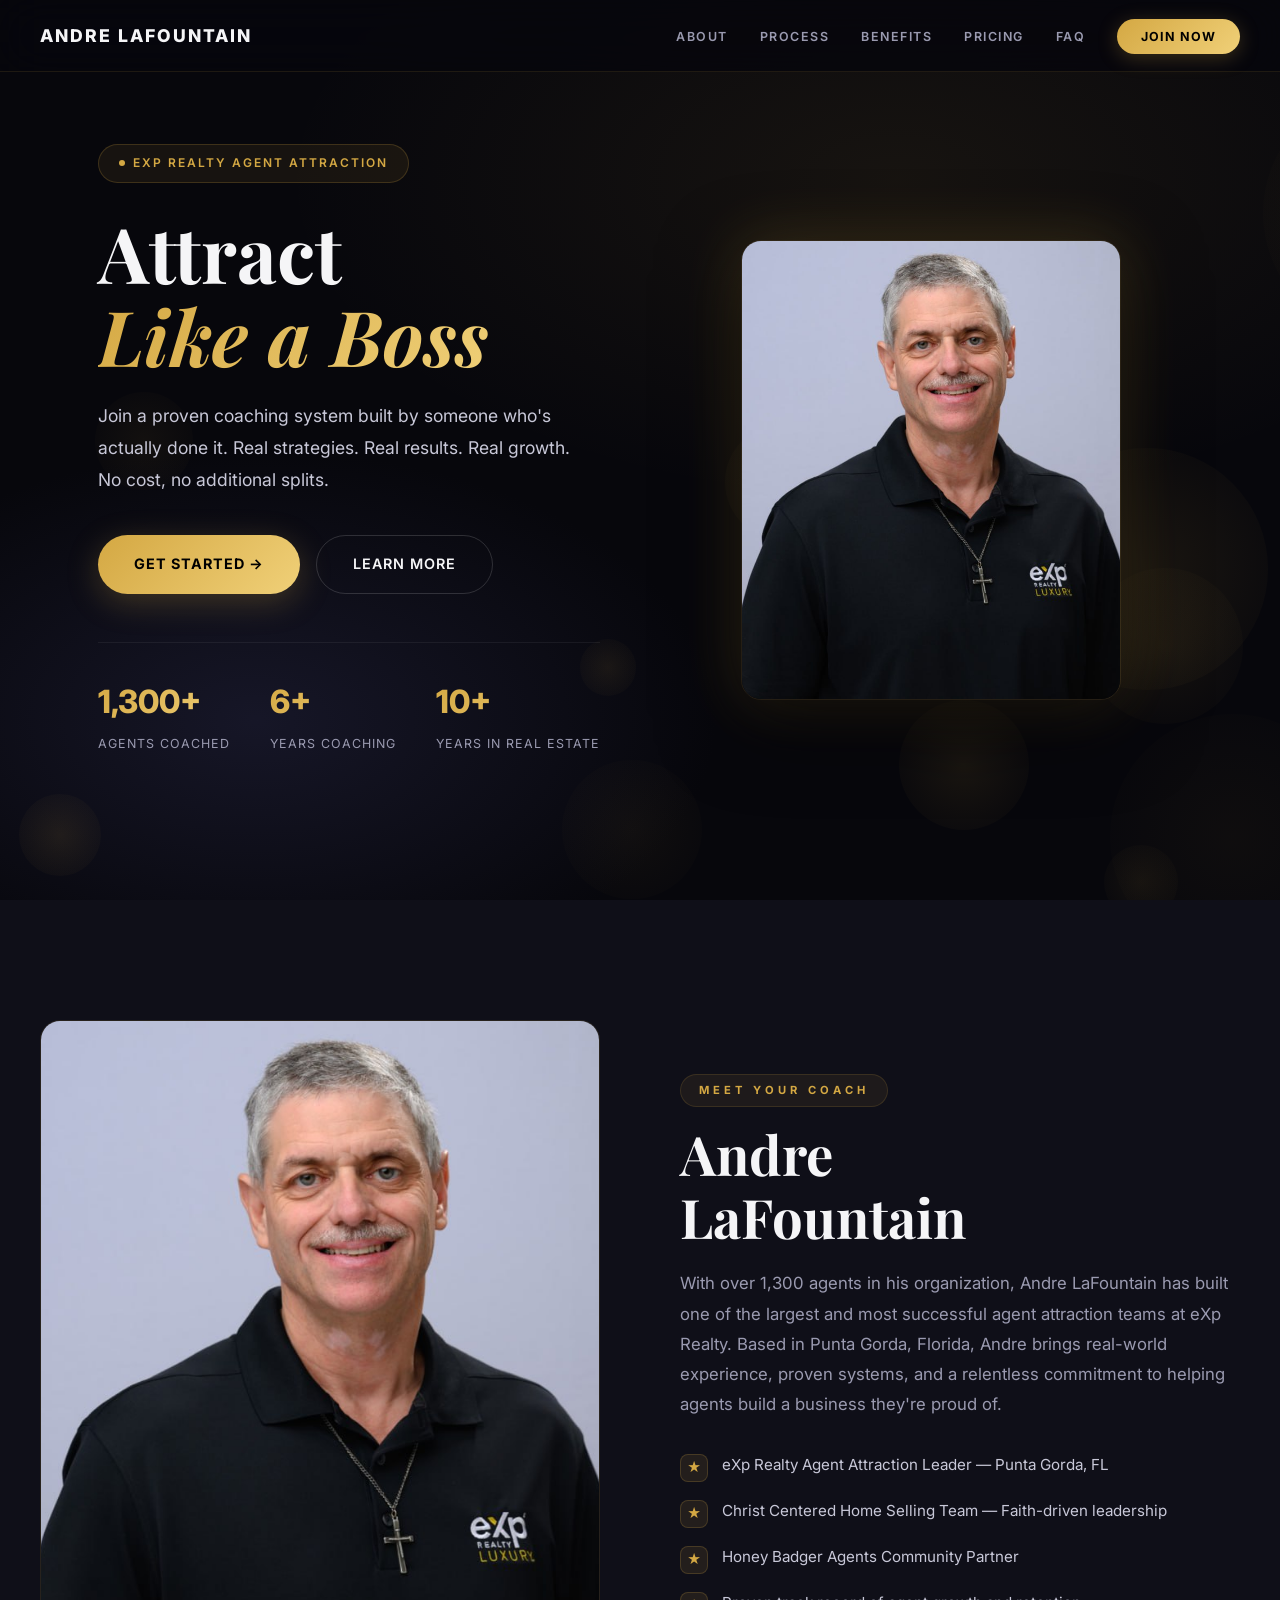
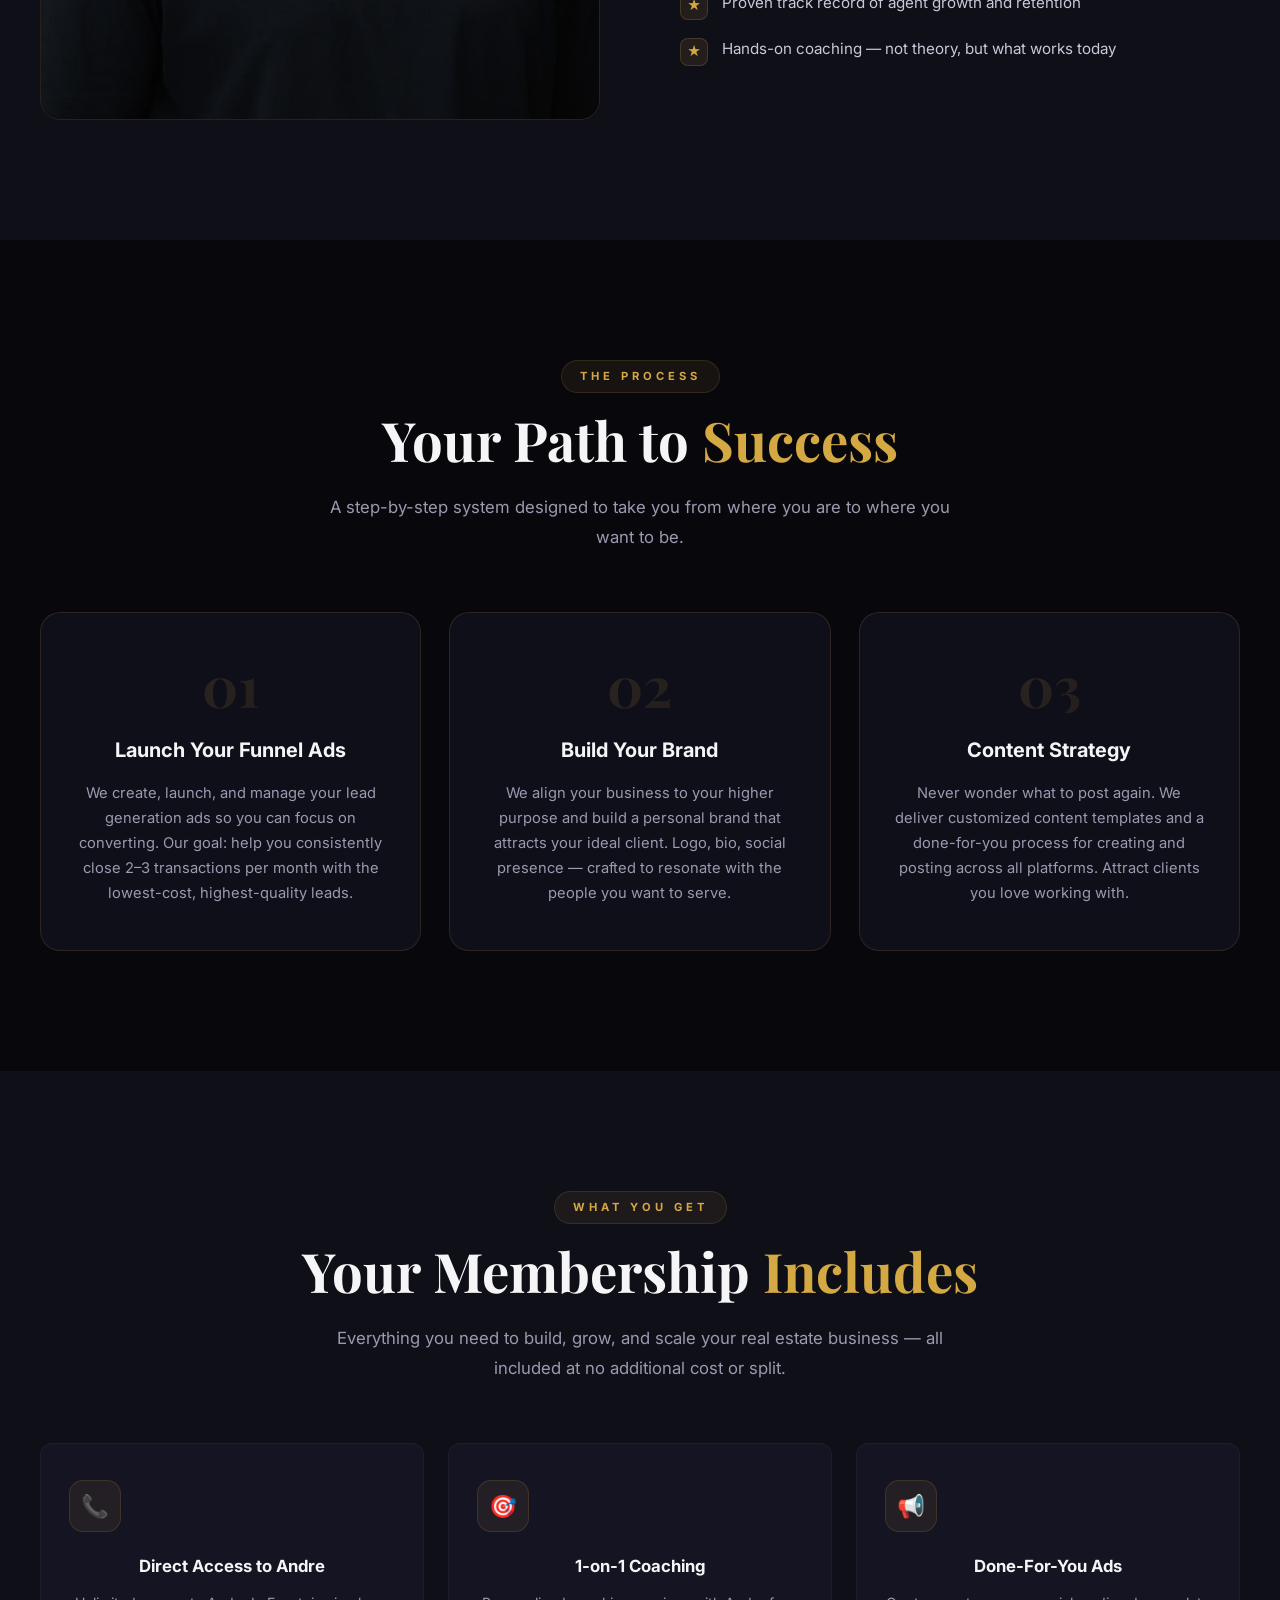
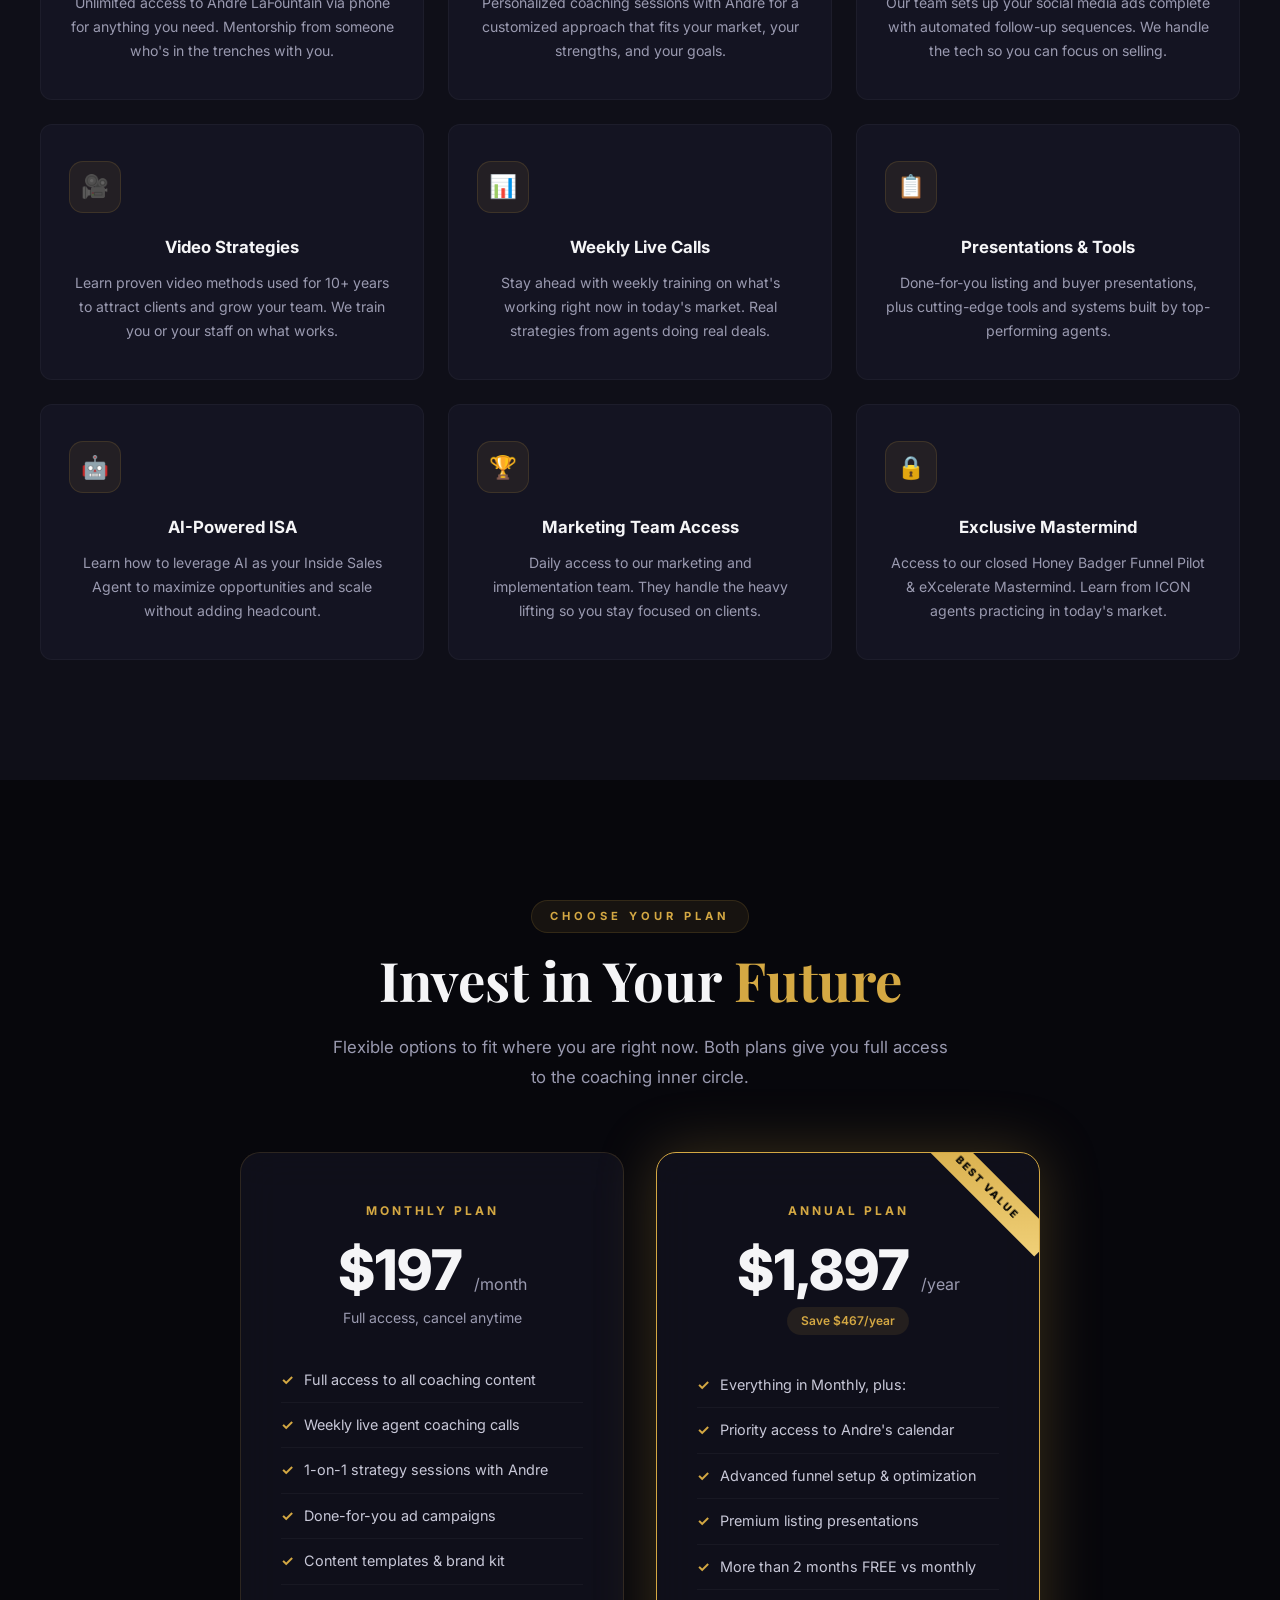
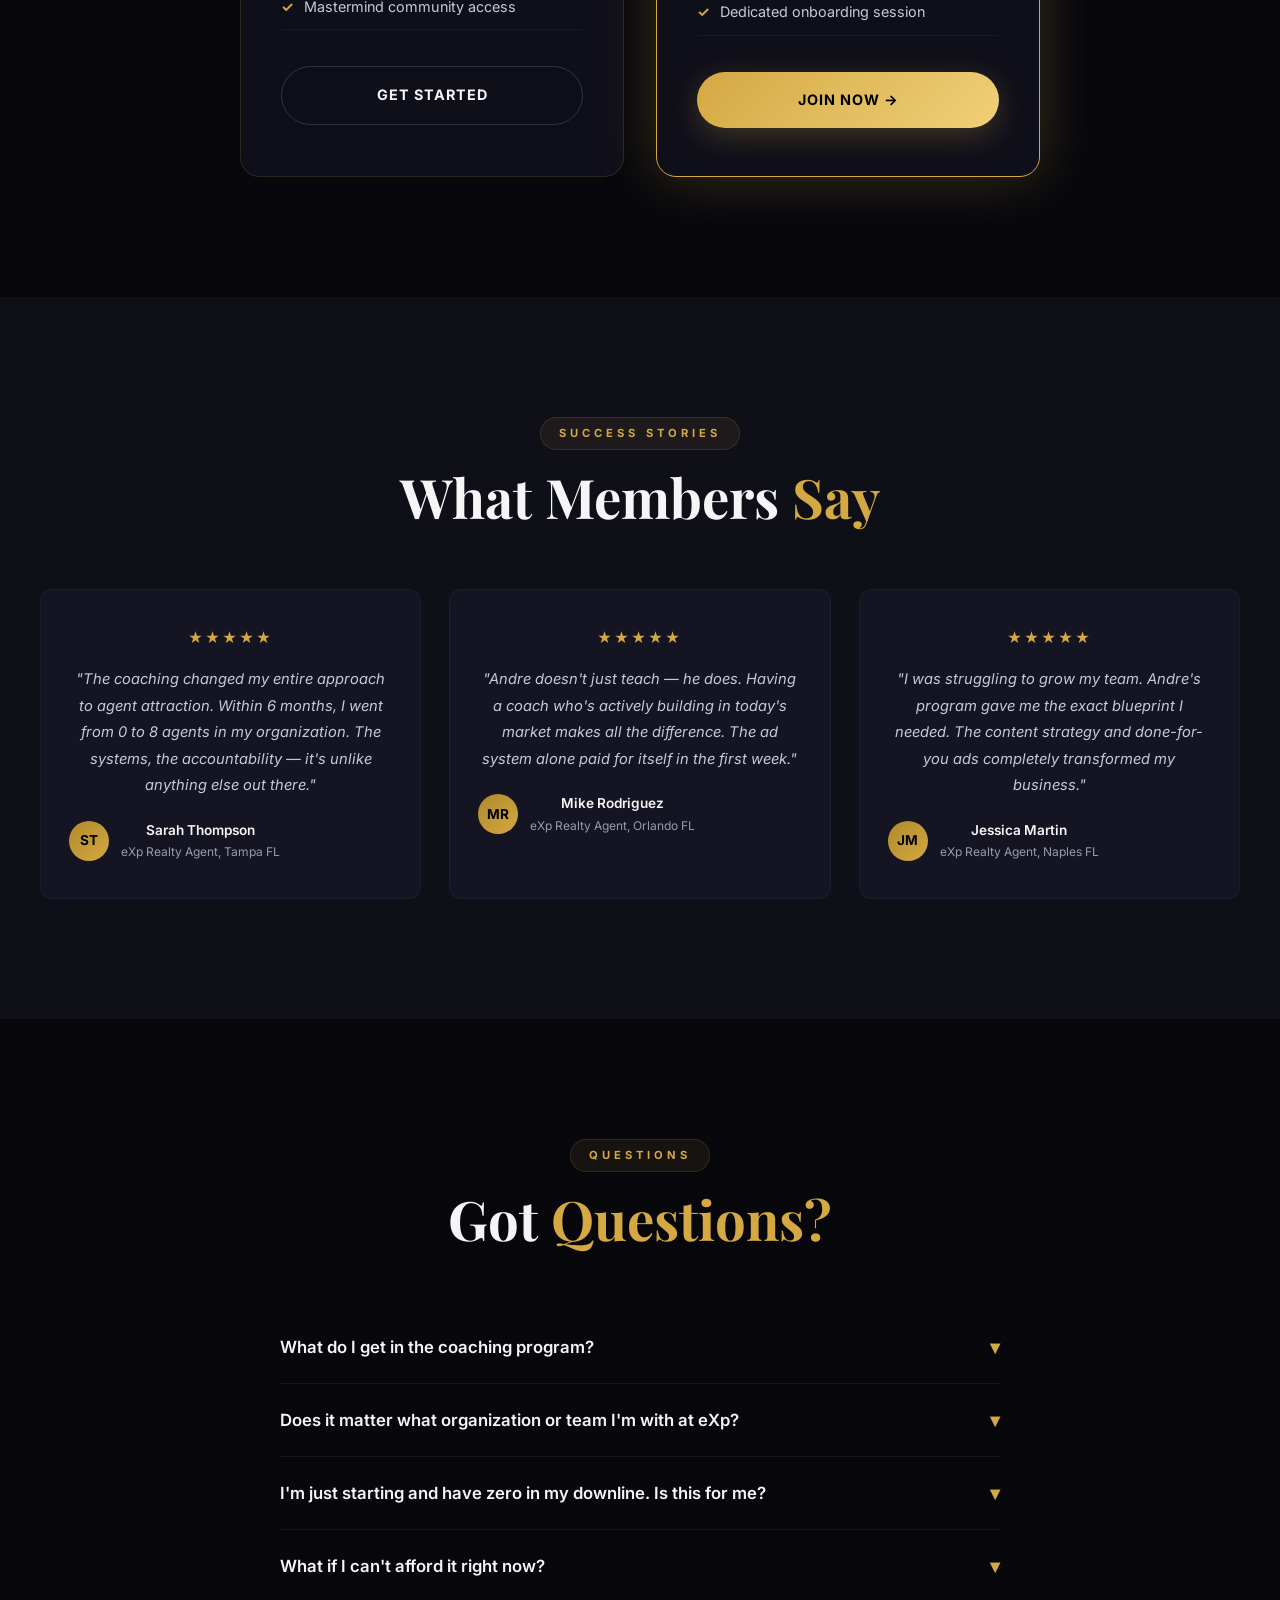
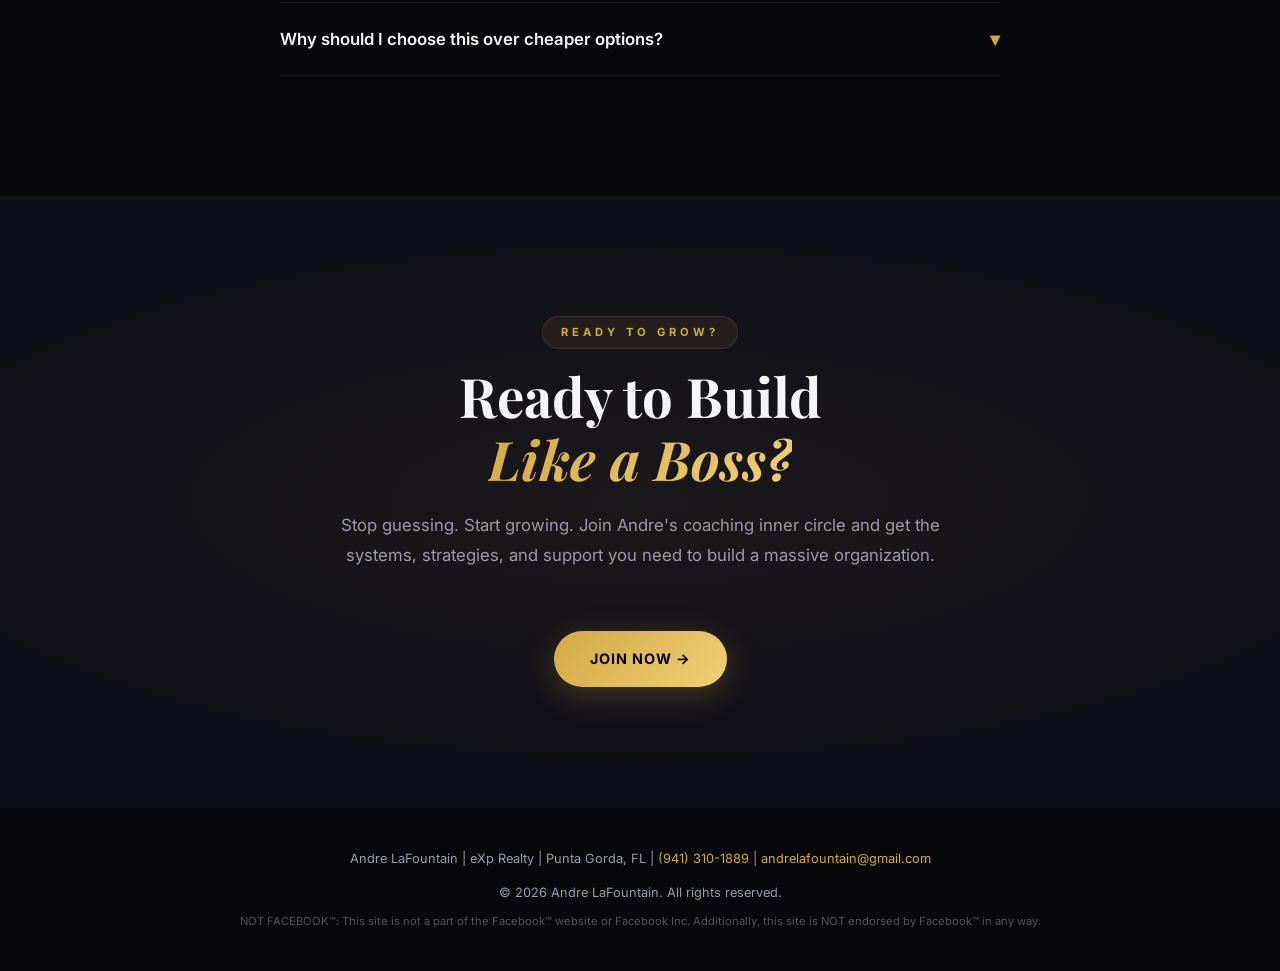
<file: attract.html>
<!DOCTYPE html>
<html lang="en">
<head>
<meta charset="UTF-8">
<meta name="viewport" content="width=device-width, initial-scale=1.0">
<title>Andre LaFountain | Agent Attraction Coaching & Inner Circle</title>
<link rel="preconnect" href="https://fonts.googleapis.com">
<link href="https://fonts.googleapis.com/css2?family=Inter:wght@300;400;500;600;700;800&family=Playfair+Display:ital,wght@0,400;0,700;1,400&display=swap" rel="stylesheet">
<style>
:root {
  --gold: #d4a843;
  --gold-light: #f0d078;
  --gold-dark: #b08a2a;
  --gold-glow: rgba(212,168,67,0.25);
  --dark-bg: #07070c;
  --dark-card: #0f0f18;
  --dark-surface: #141422;
  --dark-elevated: #1a1a2e;
  --white: #f5f5f7;
  --gray: #9a9ab0;
  --gray-light: #c8c8d8;
  --border: rgba(212,168,67,0.12);
  --glass: rgba(20,20,34,0.65);
  --glass-border: rgba(212,168,67,0.15);
  --radius: 20px;
  --radius-sm: 12px;
}

* { margin:0; padding:0; box-sizing:border-box; }

html { scroll-behavior: smooth; }

body {
  font-family: 'Inter', -apple-system, sans-serif;
  background: var(--dark-bg);
  color: var(--white);
  overflow-x: hidden;
  line-height: 1.7;
  -webkit-font-smoothing: antialiased;
}

/* ── SCROLLBAR ── */
::-webkit-scrollbar { width: 8px; }
::-webkit-scrollbar-track { background: var(--dark-bg); }
::-webkit-scrollbar-thumb { background: var(--gold-dark); border-radius: 4px; }

/* ── UTILITIES ── */
.gold { color: var(--gold); }
.section-pad { padding: 120px 24px; }
.container { max-width: 1200px; margin: 0 auto; }
.label {
  display: inline-block;
  font-size: 0.7rem;
  font-weight: 700;
  letter-spacing: 4px;
  text-transform: uppercase;
  color: var(--gold);
  margin-bottom: 16px;
  background: rgba(212,168,67,0.08);
  padding: 6px 18px;
  border-radius: 50px;
  border: 1px solid rgba(212,168,67,0.15);
}
.section-title {
  font-family: 'Playfair Display', serif;
  font-size: clamp(2.2rem, 5vw, 3.4rem);
  font-weight: 700;
  line-height: 1.15;
  margin-bottom: 20px;
}
.section-sub {
  font-size: 1.05rem;
  color: var(--gray);
  max-width: 620px;
  line-height: 1.8;
}

/* ── ANIMATIONS ── */
@keyframes fadeUp {
  from { opacity:0; transform:translateY(40px); }
  to { opacity:1; transform:translateY(0); }
}
@keyframes float {
  0%,100% { transform: translateY(0); }
  50% { transform: translateY(-12px); }
}
@keyframes glow-pulse {
  0%,100% { opacity: 0.4; }
  50% { opacity: 0.8; }
}
@keyframes gradient-shift {
  0% { background-position: 0% 50%; }
  50% { background-position: 100% 50%; }
  100% { background-position: 0% 50%; }
}
.fade-up {
  opacity: 0;
  transform: translateY(40px);
  transition: all 0.8s cubic-bezier(0.16,1,0.3,1);
}
.fade-up.visible {
  opacity: 1;
  transform: translateY(0);
}

/* ── NAV ── */
nav {
  position: fixed; top: 0; width: 100%; z-index: 1000;
  background: rgba(7,7,12,0.85);
  backdrop-filter: blur(24px) saturate(180%);
  -webkit-backdrop-filter: blur(24px) saturate(180%);
  border-bottom: 1px solid var(--border);
  padding: 0 40px;
  height: 72px;
  display: flex; justify-content: space-between; align-items: center;
  transition: all 0.3s ease;
}
nav.scrolled {
  height: 60px;
  background: rgba(7,7,12,0.95);
  box-shadow: 0 4px 30px rgba(0,0,0,0.4);
}
.nav-brand {
  font-family: 'Inter', sans-serif;
  font-size: 1.1rem; font-weight: 800;
  letter-spacing: 2px; text-transform: uppercase;
}
.nav-links { display:flex; gap:32px; list-style:none; align-items:center; }
.nav-links a {
  color: var(--gray); text-decoration:none; font-size:0.78rem;
  letter-spacing: 1.5px; text-transform:uppercase; font-weight: 600;
  transition: color 0.3s; position: relative;
}
.nav-links a:hover { color: var(--gold); }
.nav-links a::after {
  content:''; position:absolute; bottom:-4px; left:0; width:0; height:2px;
  background: var(--gold); transition: width 0.3s;
}
.nav-links a:hover::after { width:100%; }
.nav-cta {
  background: linear-gradient(135deg, var(--gold), var(--gold-light));
  color: #000 !important; padding: 10px 24px; border-radius: 50px;
  font-weight: 700 !important; letter-spacing: 1px !important;
  transition: all 0.3s !important; box-shadow: 0 4px 20px var(--gold-glow);
}
.nav-cta:hover { transform: translateY(-2px); box-shadow: 0 8px 30px var(--gold-glow); }
.nav-cta::after { display:none !important; }
.hamburger { display:none; flex-direction:column; gap:5px; cursor:pointer; padding:8px; }
.hamburger span { width:24px; height:2px; background:var(--white); transition:all 0.3s; border-radius:2px; }
.hamburger.active span:nth-child(1) { transform:rotate(45deg) translate(5px,5px); }
.hamburger.active span:nth-child(2) { opacity:0; }
.hamburger.active span:nth-child(3) { transform:rotate(-45deg) translate(5px,-5px); }

/* ── HERO ── */
.hero {
  min-height: 100vh;
  display: flex; align-items: center;
  position: relative;
  padding: 120px 24px 80px;
  overflow: hidden;
}
.hero-bg {
  position: absolute; inset:0; z-index:0;
  background:
    radial-gradient(ellipse 80% 60% at 70% 20%, rgba(212,168,67,0.08) 0%, transparent 60%),
    radial-gradient(ellipse 60% 50% at 20% 80%, rgba(26,26,46,0.8) 0%, transparent 60%),
    var(--dark-bg);
}
.hero-particles {
  position:absolute; inset:0; z-index:1; overflow:hidden;
}
.particle {
  position:absolute; border-radius:50%;
  background: radial-gradient(circle, var(--gold-glow), transparent);
  animation: float 6s ease-in-out infinite, glow-pulse 4s ease-in-out infinite;
}
.hero .container {
  position:relative; z-index:2;
  display: grid; grid-template-columns: 1fr 1fr; gap: 80px; align-items: center;
}
.hero-content { animation: fadeUp 1s ease-out; }
.hero-badge {
  display:inline-flex; align-items:center; gap:8px;
  background: rgba(212,168,67,0.08); border:1px solid rgba(212,168,67,0.2);
  border-radius:50px; padding:8px 20px; margin-bottom:28px;
  font-size:0.75rem; font-weight:600; letter-spacing:2px; text-transform:uppercase;
  color:var(--gold);
}
.hero-badge .dot { width:6px; height:6px; border-radius:50%; background:var(--gold); animation: glow-pulse 2s infinite; }
.hero h1 {
  font-family: 'Playfair Display', serif;
  font-size: clamp(3rem, 6vw, 4.8rem);
  font-weight: 700; line-height: 1.08; margin-bottom: 24px;
}
.hero h1 em {
  font-style: italic;
  background: linear-gradient(135deg, var(--gold), var(--gold-light));
  -webkit-background-clip: text; -webkit-text-fill-color: transparent;
  background-clip: text;
}
.hero p {
  font-size: 1.1rem; color: var(--gray-light); max-width: 480px;
  margin-bottom: 40px; line-height: 1.8;
}
.hero-btns { display:flex; gap:16px; flex-wrap:wrap; }
.btn-primary {
  display:inline-flex; align-items:center; gap:8px;
  background: linear-gradient(135deg, var(--gold), var(--gold-light));
  color: #000; padding: 16px 36px; border-radius: 50px;
  font-weight: 700; font-size: 0.9rem; letter-spacing: 1px;
  text-decoration:none; text-transform:uppercase;
  transition: all 0.4s cubic-bezier(0.16,1,0.3,1);
  box-shadow: 0 8px 32px var(--gold-glow);
  border:none; cursor:pointer;
}
.btn-primary:hover {
  transform: translateY(-3px);
  box-shadow: 0 12px 40px rgba(212,168,67,0.4);
}
.btn-outline {
  display:inline-flex; align-items:center; gap:8px;
  background: transparent; color: var(--white);
  padding: 16px 36px; border-radius: 50px;
  font-weight: 600; font-size: 0.9rem; letter-spacing: 1px;
  text-decoration:none; text-transform:uppercase;
  border: 1px solid rgba(255,255,255,0.15);
  transition: all 0.3s; cursor:pointer;
}
.btn-outline:hover {
  border-color: var(--gold);
  color: var(--gold);
  background: rgba(212,168,67,0.05);
}
.hero-stats {
  display:flex; gap:40px; margin-top:48px; padding-top:32px;
  border-top: 1px solid rgba(255,255,255,0.06);
}
.hero-stat h3 {
  font-size: 2rem; font-weight: 800;
  background: linear-gradient(135deg, var(--gold), var(--gold-light));
  -webkit-background-clip:text; -webkit-text-fill-color:transparent;
}
.hero-stat p { font-size:0.78rem; color:var(--gray); text-transform:uppercase; letter-spacing:1px; margin-top:4px; }

/* Hero Image */
.hero-image {
  position: relative;
  display: flex; justify-content: center; align-items: center;
  animation: fadeUp 1.2s ease-out 0.3s both;
}
.hero-image-wrapper {
  position: relative; width: 380px; height: 460px;
  border-radius: var(--radius);
  overflow: hidden;
  border: 1px solid var(--glass-border);
  box-shadow: 0 24px 80px rgba(0,0,0,0.6), 0 0 60px var(--gold-glow);
}
.hero-image-wrapper img {
  width:100%; height:100%; object-fit:cover; object-position: top center;
}
.hero-image-glow {
  position:absolute; width:300px; height:300px; border-radius:50%;
  background: radial-gradient(circle, rgba(212,168,67,0.15), transparent 70%);
  top:50%; left:50%; transform:translate(-50%,-50%);
  z-index:-1; animation: glow-pulse 4s ease-in-out infinite;
}

/* ── ABOUT ── */
.about { background: var(--dark-card); }
.about .container {
  display: grid; grid-template-columns: 1fr 1fr; gap: 80px; align-items: center;
}
.about-image {
  position:relative; border-radius: var(--radius);
  overflow:hidden; aspect-ratio: 4/5;
  border: 1px solid var(--border);
}
.about-image img { width:100%; height:100%; object-fit:cover; object-position:top; }
.about-content .section-sub { margin-bottom: 32px; }
.about-list { list-style:none; display:flex; flex-direction:column; gap:16px; }
.about-list li {
  display:flex; align-items:flex-start; gap:14px;
  font-size: 0.95rem; color: var(--gray-light);
}
.about-list .icon {
  width:28px; height:28px; border-radius:8px; flex-shrink:0;
  background: rgba(212,168,67,0.1); border:1px solid rgba(212,168,67,0.2);
  display:flex; align-items:center; justify-content:center;
  color: var(--gold); font-size:0.85rem; margin-top:2px;
}

/* ── MILESTONES ── */
.milestones-grid {
  display: grid; grid-template-columns: repeat(3, 1fr); gap: 28px;
  margin-top: 60px;
}
.milestone-card {
  background: var(--glass);
  backdrop-filter: blur(20px);
  border: 1px solid var(--glass-border);
  border-radius: var(--radius);
  padding: 44px 32px;
  position: relative;
  overflow: hidden;
  transition: all 0.4s cubic-bezier(0.16,1,0.3,1);
}
.milestone-card:hover {
  transform: translateY(-6px);
  border-color: rgba(212,168,67,0.3);
  box-shadow: 0 20px 60px rgba(0,0,0,0.3), 0 0 40px var(--gold-glow);
}
.milestone-card::before {
  content:''; position:absolute; top:0; left:0; right:0; height:3px;
  background: linear-gradient(90deg, var(--gold), var(--gold-light), var(--gold));
  background-size: 200% 100%;
  animation: gradient-shift 4s ease infinite;
  opacity:0; transition: opacity 0.3s;
}
.milestone-card:hover::before { opacity:1; }
.milestone-num {
  font-family: 'Playfair Display', serif;
  font-size: 3.5rem; font-weight: 700;
  background: linear-gradient(135deg, rgba(212,168,67,0.2), rgba(212,168,67,0.05));
  -webkit-background-clip:text; -webkit-text-fill-color:transparent;
  line-height:1; margin-bottom:20px;
}
.milestone-card h3 {
  font-size: 1.25rem; font-weight: 700; margin-bottom: 14px;
}
.milestone-card p { font-size: 0.92rem; color: var(--gray); line-height: 1.7; }

/* ── FEATURES / WHAT YOU GET ── */
.features { background: var(--dark-card); }
.features-grid {
  display: grid; grid-template-columns: repeat(3,1fr); gap: 24px;
  margin-top: 60px;
}
.feature-card {
  background: var(--dark-surface);
  border: 1px solid rgba(255,255,255,0.04);
  border-radius: var(--radius-sm);
  padding: 36px 28px;
  transition: all 0.3s;
}
.feature-card:hover {
  border-color: var(--border);
  background: var(--dark-elevated);
}
.feature-icon {
  width:52px; height:52px; border-radius:14px;
  background: rgba(212,168,67,0.08);
  border:1px solid rgba(212,168,67,0.15);
  display:flex; align-items:center; justify-content:center;
  font-size:1.4rem; margin-bottom:20px;
}
.feature-card h4 { font-size:1.05rem; font-weight:700; margin-bottom:10px; }
.feature-card p { font-size:0.88rem; color:var(--gray); line-height:1.7; }

/* ── PRICING ── */
.pricing-grid {
  display: grid; grid-template-columns: repeat(2,1fr); gap: 32px;
  max-width: 800px; margin: 60px auto 0;
}
.price-card {
  background: var(--glass);
  backdrop-filter: blur(20px);
  border: 1px solid var(--glass-border);
  border-radius: var(--radius);
  padding: 48px 40px;
  position:relative; overflow:hidden;
  transition: all 0.4s;
}
.price-card.featured {
  border-color: var(--gold);
  box-shadow: 0 0 60px var(--gold-glow);
}
.price-card.featured::before {
  content:'BEST VALUE'; position:absolute; top:20px; right:-30px;
  background: linear-gradient(135deg, var(--gold), var(--gold-light));
  color:#000; font-size:0.65rem; font-weight:800; letter-spacing:2px;
  padding:6px 40px; transform:rotate(45deg);
}
.price-card:hover { transform:translateY(-4px); }
.price-label {
  font-size:0.75rem; font-weight:700; letter-spacing:3px;
  text-transform:uppercase; color:var(--gold); margin-bottom:20px;
}
.price-amount {
  font-size: 3.5rem; font-weight: 800; line-height:1;
  margin-bottom: 8px;
}
.price-amount span { font-size:1rem; color:var(--gray); font-weight:400; }
.price-save {
  display:inline-block; background:rgba(212,168,67,0.1);
  color:var(--gold); padding:4px 14px; border-radius:50px;
  font-size:0.75rem; font-weight:600; margin-bottom:28px;
}
.price-features { list-style:none; margin-bottom:36px; }
.price-features li {
  padding: 10px 0; font-size:0.9rem; color:var(--gray-light);
  border-bottom: 1px solid rgba(255,255,255,0.04);
  display:flex; align-items:center; gap:10px;
}
.price-features li::before { content:'✓'; color:var(--gold); font-weight:700; }
.price-btn {
  display:block; text-align:center; width:100%;
  padding: 16px; border-radius:50px; font-weight:700;
  font-size:0.9rem; letter-spacing:1px; text-transform:uppercase;
  text-decoration:none; transition: all 0.3s; cursor:pointer; border:none;
}
.price-btn.primary {
  background: linear-gradient(135deg, var(--gold), var(--gold-light));
  color:#000; box-shadow: 0 8px 30px var(--gold-glow);
}
.price-btn.primary:hover { box-shadow: 0 12px 40px rgba(212,168,67,0.4); transform:translateY(-2px); }
.price-btn.outline {
  background:transparent; color:var(--white);
  border:1px solid rgba(255,255,255,0.15);
}
.price-btn.outline:hover { border-color:var(--gold); color:var(--gold); }

/* ── TESTIMONIALS ── */
.testimonials { background: var(--dark-card); }
.testimonials-grid {
  display:grid; grid-template-columns:repeat(3,1fr); gap:28px; margin-top:60px;
}
.testimonial-card {
  background: var(--dark-surface);
  border: 1px solid rgba(255,255,255,0.04);
  border-radius: var(--radius-sm);
  padding: 36px 28px;
}
.testimonial-stars { color: var(--gold); font-size:0.9rem; margin-bottom:16px; letter-spacing:2px; }
.testimonial-card blockquote {
  font-size: 0.92rem; color: var(--gray-light); line-height:1.8;
  font-style:italic; margin-bottom:20px;
}
.testimonial-author { display:flex; align-items:center; gap:12px; }
.testimonial-avatar {
  width:40px; height:40px; border-radius:50%;
  background: linear-gradient(135deg, var(--gold-dark), var(--gold));
  display:flex; align-items:center; justify-content:center;
  font-weight:700; color:#000; font-size:0.85rem;
}
.testimonial-name { font-size:0.85rem; font-weight:600; }
.testimonial-role { font-size:0.75rem; color:var(--gray); }

/* ── FAQ ── */
.faq-list { max-width:720px; margin:60px auto 0; }
.faq-item {
  border-bottom: 1px solid rgba(255,255,255,0.06);
}
.faq-q {
  width:100%; background:none; border:none; color:var(--white);
  font-family:'Inter',sans-serif; font-size:1.05rem; font-weight:600;
  padding:24px 0; cursor:pointer; text-align:left;
  display:flex; justify-content:space-between; align-items:center;
  transition: color 0.3s;
}
.faq-q:hover { color: var(--gold); }
.faq-q .arrow {
  font-size:1.2rem; transition: transform 0.3s; color:var(--gold);
}
.faq-item.open .faq-q .arrow { transform: rotate(180deg); }
.faq-a {
  max-height:0; overflow:hidden; transition: max-height 0.4s ease, padding 0.4s ease;
}
.faq-item.open .faq-a { max-height:300px; padding-bottom:24px; }
.faq-a p { font-size:0.92rem; color:var(--gray); line-height:1.8; }

/* ── CTA ── */
.final-cta {
  background: var(--dark-card);
  text-align:center;
  position:relative; overflow:hidden;
}
.final-cta::before {
  content:''; position:absolute; inset:0;
  background: radial-gradient(ellipse 70% 50% at 50% 50%, rgba(212,168,67,0.06), transparent);
}
.final-cta .container { position:relative; z-index:1; }
.final-cta .section-sub { margin: 0 auto 40px; }

/* ── FOOTER ── */
footer {
  background: var(--dark-bg);
  border-top: 1px solid rgba(255,255,255,0.04);
  padding: 40px 24px;
  text-align:center;
}
footer p { font-size:0.8rem; color:var(--gray); }
footer a { color:var(--gold); text-decoration:none; }

/* ── MOBILE ── */
@media (max-width: 968px) {
  .hero .container { grid-template-columns:1fr; gap:48px; text-align:center; }
  .hero p { margin:0 auto 40px; }
  .hero-btns { justify-content:center; }
  .hero-stats { justify-content:center; }
  .hero-image { order:-1; }
  .hero-image-wrapper { width:280px; height:340px; }
  .about .container { grid-template-columns:1fr; gap:40px; }
  .about-image { max-width:400px; margin:0 auto; }
  .milestones-grid { grid-template-columns:1fr; max-width:480px; margin:60px auto 0; }
  .features-grid { grid-template-columns:1fr; max-width:480px; margin:60px auto 0; }
  .pricing-grid { grid-template-columns:1fr; max-width:420px; }
  .testimonials-grid { grid-template-columns:1fr; max-width:480px; margin:60px auto 0; }
  .nav-links { display:none; }
  .nav-links.open {
    display:flex; flex-direction:column; position:absolute;
    top:72px; left:0; right:0; background:rgba(7,7,12,0.98);
    backdrop-filter:blur(24px); padding:24px; gap:20px;
    border-bottom:1px solid var(--border);
  }
  .hamburger { display:flex; }
}
@media (max-width: 480px) {
  .section-pad { padding: 80px 16px; }
  .hero { padding: 100px 16px 60px; }
  nav { padding: 0 20px; }
  .price-card { padding: 36px 24px; }
}
</style>
</head>
<body>

<!-- NAV -->
<nav id="nav">
  <div class="nav-brand"><span>Andre</span> LaFountain</div>
  <div class="hamburger" onclick="this.classList.toggle('active');document.querySelector('.nav-links').classList.toggle('open')">
    <span></span><span></span><span></span>
  </div>
  <ul class="nav-links">
    <li><a href="#about">About</a></li>
    <li><a href="#milestones">Process</a></li>
    <li><a href="#features">Benefits</a></li>
    <li><a href="#pricing">Pricing</a></li>
    <li><a href="#faq">FAQ</a></li>
    <li><a href="#pricing" class="nav-cta">Join Now</a></li>
  </ul>
</nav>

<!-- HERO -->
<section class="hero">
  <div class="hero-bg"></div>
  <div class="hero-particles" id="particles"></div>
  <div class="container">
    <div class="hero-content">
      <div class="hero-badge"><span class="dot"></span> eXp Realty Agent Attraction</div>
      <h1>Attract<br><em>Like a Boss</em></h1>
      <p>Join a proven coaching system built by someone who's actually done it. Real strategies. Real results. Real growth. No cost, no additional splits.</p>
      <div class="hero-btns">
        <a href="#pricing" class="btn-primary">Get Started →</a>
        <a href="#about" class="btn-outline">Learn More</a>
      </div>
      <div class="hero-stats">
        <div class="hero-stat"><h3>1,300+</h3><p>Agents Coached</p></div>
        <div class="hero-stat"><h3>6+</h3><p>Years Coaching</p></div>
        <div class="hero-stat"><h3>10+</h3><p>Years in Real Estate</p></div>
      </div>
    </div>
    <div class="hero-image">
      <div class="hero-image-glow"></div>
      <div class="hero-image-wrapper">
        <img src="images/headshot.jpg" alt="Andre LaFountain">
      </div>
    </div>
  </div>
</section>

<!-- ABOUT -->
<section class="about section-pad" id="about">
  <div class="container">
    <div class="about-image">
      <img src="images/headshot.jpg" alt="Andre LaFountain">
    </div>
    <div class="about-content fade-up">
      <span class="label">Meet Your Coach</span>
      <h2 class="section-title">Andre<br>LaFountain</h2>
      <p class="section-sub">With over 1,300 agents in his organization, Andre LaFountain has built one of the largest and most successful agent attraction teams at eXp Realty. Based in Punta Gorda, Florida, Andre brings real-world experience, proven systems, and a relentless commitment to helping agents build a business they're proud of.</p>
      <ul class="about-list">
        <li><span class="icon">★</span> eXp Realty Agent Attraction Leader — Punta Gorda, FL</li>
        <li><span class="icon">★</span> Christ Centered Home Selling Team — Faith-driven leadership</li>
        <li><span class="icon">★</span> Honey Badger Agents Community Partner</li>
        <li><span class="icon">★</span> Proven track record of agent growth and retention</li>
        <li><span class="icon">★</span> Hands-on coaching — not theory, but what works today</li>
      </ul>
    </div>
  </div>
</section>

<!-- MILESTONES -->
<section class="section-pad" id="milestones">
  <div class="container" style="text-align:center;">
    <span class="label">The Process</span>
    <h2 class="section-title">Your Path to <span class="gold">Success</span></h2>
    <p class="section-sub" style="margin:0 auto;">A step-by-step system designed to take you from where you are to where you want to be.</p>
    <div class="milestones-grid">
      <div class="milestone-card fade-up">
        <div class="milestone-num">01</div>
        <h3>Launch Your Funnel Ads</h3>
        <p>We create, launch, and manage your lead generation ads so you can focus on converting. Our goal: help you consistently close 2–3 transactions per month with the lowest-cost, highest-quality leads.</p>
      </div>
      <div class="milestone-card fade-up">
        <div class="milestone-num">02</div>
        <h3>Build Your Brand</h3>
        <p>We align your business to your higher purpose and build a personal brand that attracts your ideal client. Logo, bio, social presence — crafted to resonate with the people you want to serve.</p>
      </div>
      <div class="milestone-card fade-up">
        <div class="milestone-num">03</div>
        <h3>Content Strategy</h3>
        <p>Never wonder what to post again. We deliver customized content templates and a done-for-you process for creating and posting across all platforms. Attract clients you love working with.</p>
      </div>
    </div>
  </div>
</section>

<!-- FEATURES -->
<section class="features section-pad" id="features">
  <div class="container" style="text-align:center;">
    <span class="label">What You Get</span>
    <h2 class="section-title">Your Membership <span class="gold">Includes</span></h2>
    <p class="section-sub" style="margin:0 auto;">Everything you need to build, grow, and scale your real estate business — all included at no additional cost or split.</p>
    <div class="features-grid">
      <div class="feature-card fade-up">
        <div class="feature-icon">📞</div>
        <h4>Direct Access to Andre</h4>
        <p>Unlimited access to Andre LaFountain via phone for anything you need. Mentorship from someone who's in the trenches with you.</p>
      </div>
      <div class="feature-card fade-up">
        <div class="feature-icon">🎯</div>
        <h4>1-on-1 Coaching</h4>
        <p>Personalized coaching sessions with Andre for a customized approach that fits your market, your strengths, and your goals.</p>
      </div>
      <div class="feature-card fade-up">
        <div class="feature-icon">📢</div>
        <h4>Done-For-You Ads</h4>
        <p>Our team sets up your social media ads complete with automated follow-up sequences. We handle the tech so you can focus on selling.</p>
      </div>
      <div class="feature-card fade-up">
        <div class="feature-icon">🎥</div>
        <h4>Video Strategies</h4>
        <p>Learn proven video methods used for 10+ years to attract clients and grow your team. We train you or your staff on what works.</p>
      </div>
      <div class="feature-card fade-up">
        <div class="feature-icon">📊</div>
        <h4>Weekly Live Calls</h4>
        <p>Stay ahead with weekly training on what's working right now in today's market. Real strategies from agents doing real deals.</p>
      </div>
      <div class="feature-card fade-up">
        <div class="feature-icon">📋</div>
        <h4>Presentations & Tools</h4>
        <p>Done-for-you listing and buyer presentations, plus cutting-edge tools and systems built by top-performing agents.</p>
      </div>
      <div class="feature-card fade-up">
        <div class="feature-icon">🤖</div>
        <h4>AI-Powered ISA</h4>
        <p>Learn how to leverage AI as your Inside Sales Agent to maximize opportunities and scale without adding headcount.</p>
      </div>
      <div class="feature-card fade-up">
        <div class="feature-icon">🏆</div>
        <h4>Marketing Team Access</h4>
        <p>Daily access to our marketing and implementation team. They handle the heavy lifting so you stay focused on clients.</p>
      </div>
      <div class="feature-card fade-up">
        <div class="feature-icon">🔒</div>
        <h4>Exclusive Mastermind</h4>
        <p>Access to our closed Honey Badger Funnel Pilot & eXcelerate Mastermind. Learn from ICON agents practicing in today's market.</p>
      </div>
    </div>
  </div>
</section>

<!-- PRICING -->
<section class="section-pad" id="pricing">
  <div class="container" style="text-align:center;">
    <span class="label">Choose Your Plan</span>
    <h2 class="section-title">Invest in Your <span class="gold">Future</span></h2>
    <p class="section-sub" style="margin:0 auto;">Flexible options to fit where you are right now. Both plans give you full access to the coaching inner circle.</p>
    <div class="pricing-grid">
      <div class="price-card fade-up">
        <div class="price-label">Monthly Plan</div>
        <div class="price-amount">$197 <span>/month</span></div>
        <p style="color:var(--gray);font-size:0.88rem;margin-bottom:28px;">Full access, cancel anytime</p>
        <ul class="price-features">
          <li>Full access to all coaching content</li>
          <li>Weekly live agent coaching calls</li>
          <li>1-on-1 strategy sessions with Andre</li>
          <li>Done-for-you ad campaigns</li>
          <li>Content templates & brand kit</li>
          <li>Mastermind community access</li>
        </ul>
        <a href="mailto:andrelafountain@gmail.com?subject=Monthly Membership" class="price-btn outline">Get Started</a>
      </div>
      <div class="price-card featured fade-up">
        <div class="price-label">Annual Plan</div>
        <div class="price-amount">$1,897 <span>/year</span></div>
        <div class="price-save">Save $467/year</div>
        <ul class="price-features">
          <li>Everything in Monthly, plus:</li>
          <li>Priority access to Andre's calendar</li>
          <li>Advanced funnel setup & optimization</li>
          <li>Premium listing presentations</li>
          <li>More than 2 months FREE vs monthly</li>
          <li>Dedicated onboarding session</li>
        </ul>
        <a href="mailto:andrelafountain@gmail.com?subject=Annual Membership" class="price-btn primary">Join Now →</a>
      </div>
    </div>
  </div>
</section>

<!-- TESTIMONIALS -->
<section class="testimonials section-pad" id="testimonials">
  <div class="container" style="text-align:center;">
    <span class="label">Success Stories</span>
    <h2 class="section-title">What Members <span class="gold">Say</span></h2>
    <div class="testimonials-grid">
      <div class="testimonial-card fade-up">
        <div class="testimonial-stars">★★★★★</div>
        <blockquote>"The coaching changed my entire approach to agent attraction. Within 6 months, I went from 0 to 8 agents in my organization. The systems, the accountability — it's unlike anything else out there."</blockquote>
        <div class="testimonial-author">
          <div class="testimonial-avatar">ST</div>
          <div><div class="testimonial-name">Sarah Thompson</div><div class="testimonial-role">eXp Realty Agent, Tampa FL</div></div>
        </div>
      </div>
      <div class="testimonial-card fade-up">
        <div class="testimonial-stars">★★★★★</div>
        <blockquote>"Andre doesn't just teach — he does. Having a coach who's actively building in today's market makes all the difference. The ad system alone paid for itself in the first week."</blockquote>
        <div class="testimonial-author">
          <div class="testimonial-avatar">MR</div>
          <div><div class="testimonial-name">Mike Rodriguez</div><div class="testimonial-role">eXp Realty Agent, Orlando FL</div></div>
        </div>
      </div>
      <div class="testimonial-card fade-up">
        <div class="testimonial-stars">★★★★★</div>
        <blockquote>"I was struggling to grow my team. Andre's program gave me the exact blueprint I needed. The content strategy and done-for-you ads completely transformed my business."</blockquote>
        <div class="testimonial-author">
          <div class="testimonial-avatar">JM</div>
          <div><div class="testimonial-name">Jessica Martin</div><div class="testimonial-role">eXp Realty Agent, Naples FL</div></div>
        </div>
      </div>
    </div>
  </div>
</section>

<!-- FAQ -->
<section class="section-pad" id="faq">
  <div class="container" style="text-align:center;">
    <span class="label">Questions</span>
    <h2 class="section-title">Got <span class="gold">Questions?</span></h2>
    <div class="faq-list">
      <div class="faq-item">
        <button class="faq-q">What do I get in the coaching program? <span class="arrow">▾</span></button>
        <div class="faq-a"><p>Full access to weekly live coaching calls, 1-on-1 sessions with Andre, done-for-you ad campaigns, content templates, brand building, video strategy training, AI ISA training, listing/buyer presentations, and our exclusive mastermind community.</p></div>
      </div>
      <div class="faq-item">
        <button class="faq-q">Does it matter what organization or team I'm with at eXp? <span class="arrow">▾</span></button>
        <div class="faq-a"><p>This program is designed for agents who are part of Andre's organization at eXp Realty or are looking to join. The coaching, tools, and support are provided at no additional cost or split beyond your standard eXp structure.</p></div>
      </div>
      <div class="faq-item">
        <button class="faq-q">I'm just starting and have zero in my downline. Is this for me? <span class="arrow">▾</span></button>
        <div class="faq-a"><p>Absolutely. Many of our most successful members started from scratch. The system is designed to work whether you're brand new to agent attraction or already have a growing organization.</p></div>
      </div>
      <div class="faq-item">
        <button class="faq-q">What if I can't afford it right now? <span class="arrow">▾</span></button>
        <div class="faq-a"><p>We understand. That's why we offer a monthly option so you can get started without a large upfront commitment. Most members find the ROI covers the investment within their first month.</p></div>
      </div>
      <div class="faq-item">
        <button class="faq-q">Why should I choose this over cheaper options? <span class="arrow">▾</span></button>
        <div class="faq-a"><p>Many coaches and trainers aren't actively selling in today's market. Andre is in the trenches every day. You're getting battle-tested strategies from someone who's doing what they teach — not recycling theory from 10 years ago.</p></div>
      </div>
    </div>
  </div>
</section>

<!-- FINAL CTA -->
<section class="final-cta section-pad">
  <div class="container">
    <span class="label">Ready to grow?</span>
    <h2 class="section-title">Ready to Build<br><em style="font-family:'Playfair Display',serif;background:linear-gradient(135deg,var(--gold),var(--gold-light));-webkit-background-clip:text;-webkit-text-fill-color:transparent;">Like a Boss?</em></h2>
    <p class="section-sub">Stop guessing. Start growing. Join Andre's coaching inner circle and get the systems, strategies, and support you need to build a massive organization.</p>
    <a href="#pricing" class="btn-primary" style="margin-top:20px;">Join Now →</a>
  </div>
</section>

<!-- FOOTER -->
<footer>
  <p>Andre LaFountain | eXp Realty | Punta Gorda, FL | <a href="tel:+19413101889">(941) 310-1889</a> | <a href="mailto:andrelafountain@gmail.com">andrelafountain@gmail.com</a></p>
  <p style="margin-top:12px;">© 2026 Andre LaFountain. All rights reserved.</p>
  <p style="margin-top:8px;font-size:0.7rem;color:#555;">NOT FACEBOOK™: This site is not a part of the Facebook™ website or Facebook Inc. Additionally, this site is NOT endorsed by Facebook™ in any way.</p>
</footer>

<script>
// Nav scroll effect
const nav = document.getElementById('nav');
window.addEventListener('scroll', () => {
  nav.classList.toggle('scrolled', window.scrollY > 60);
});

// Fade-up on scroll
const observer = new IntersectionObserver((entries) => {
  entries.forEach(e => { if(e.isIntersecting) e.target.classList.add('visible'); });
}, { threshold: 0.1, rootMargin: '0px 0px -40px 0px' });
document.querySelectorAll('.fade-up').forEach(el => observer.observe(el));

// FAQ accordion
document.querySelectorAll('.faq-q').forEach(btn => {
  btn.addEventListener('click', () => {
    const item = btn.parentElement;
    document.querySelectorAll('.faq-item').forEach(i => { if(i !== item) i.classList.remove('open'); });
    item.classList.toggle('open');
  });
});

// Particles
const pc = document.getElementById('particles');
for(let i = 0; i < 12; i++) {
  const p = document.createElement('div');
  p.className = 'particle';
  const size = Math.random() * 200 + 50;
  p.style.cssText = `width:${size}px;height:${size}px;left:${Math.random()*100}%;top:${Math.random()*100}%;animation-delay:${Math.random()*4}s;opacity:${Math.random()*0.3+0.1};`;
  pc.appendChild(p);
}

// Smooth close mobile nav on link click
document.querySelectorAll('.nav-links a').forEach(a => {
  a.addEventListener('click', () => {
    document.querySelector('.nav-links').classList.remove('open');
    document.querySelector('.hamburger').classList.remove('active');
  });
});
</script>
</body>
</html>
</file>
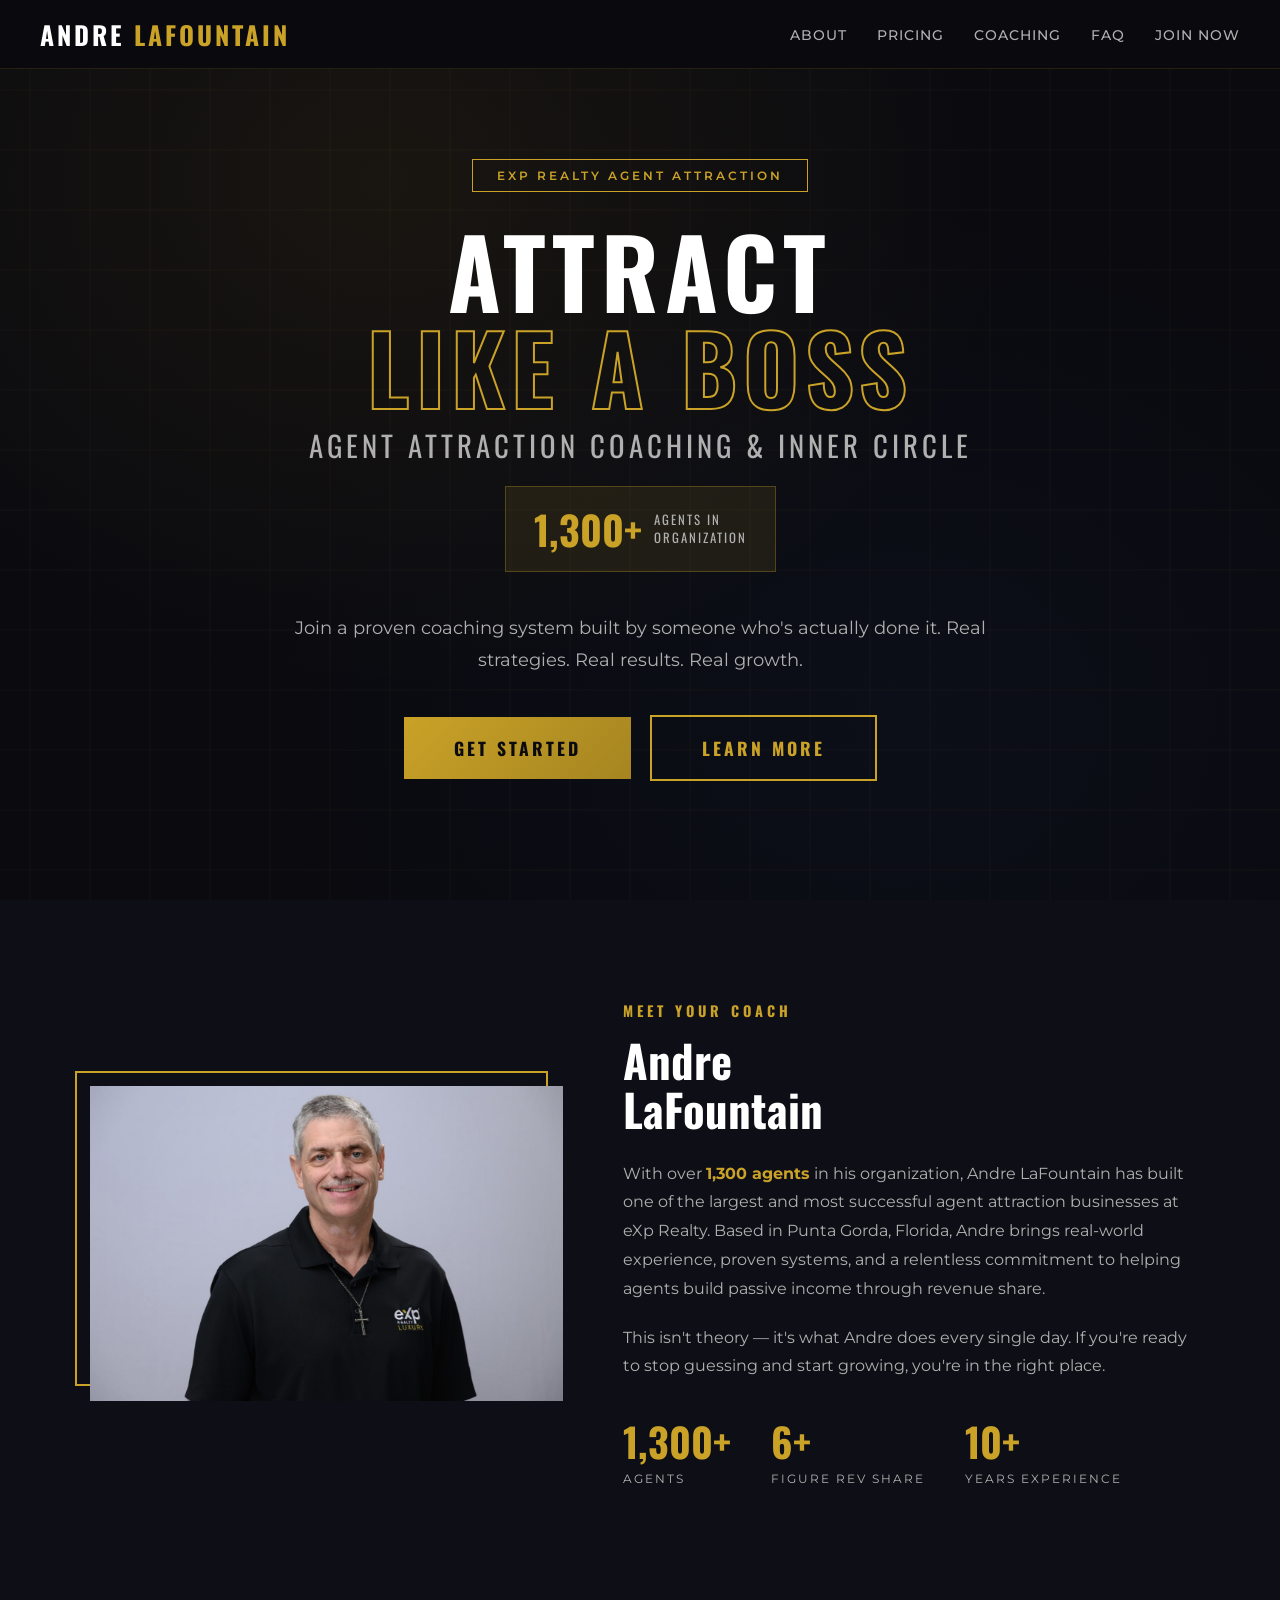
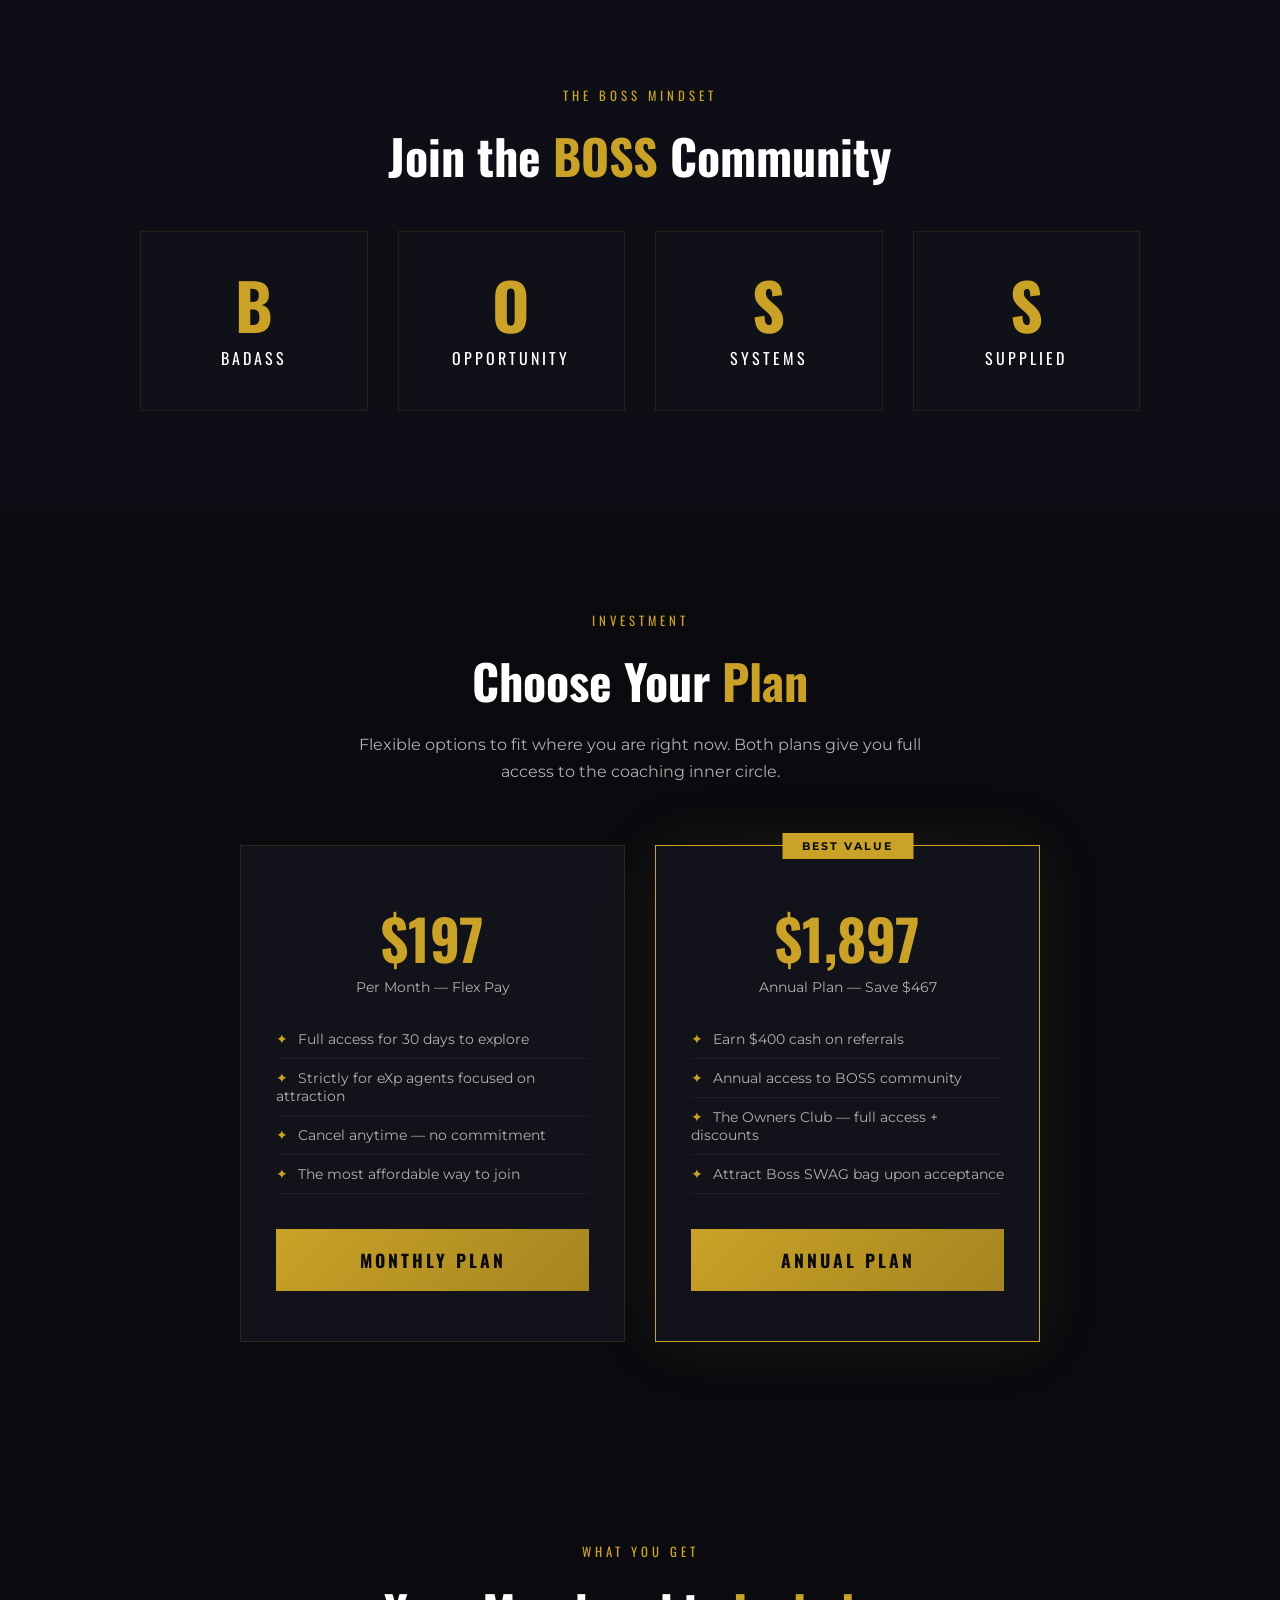
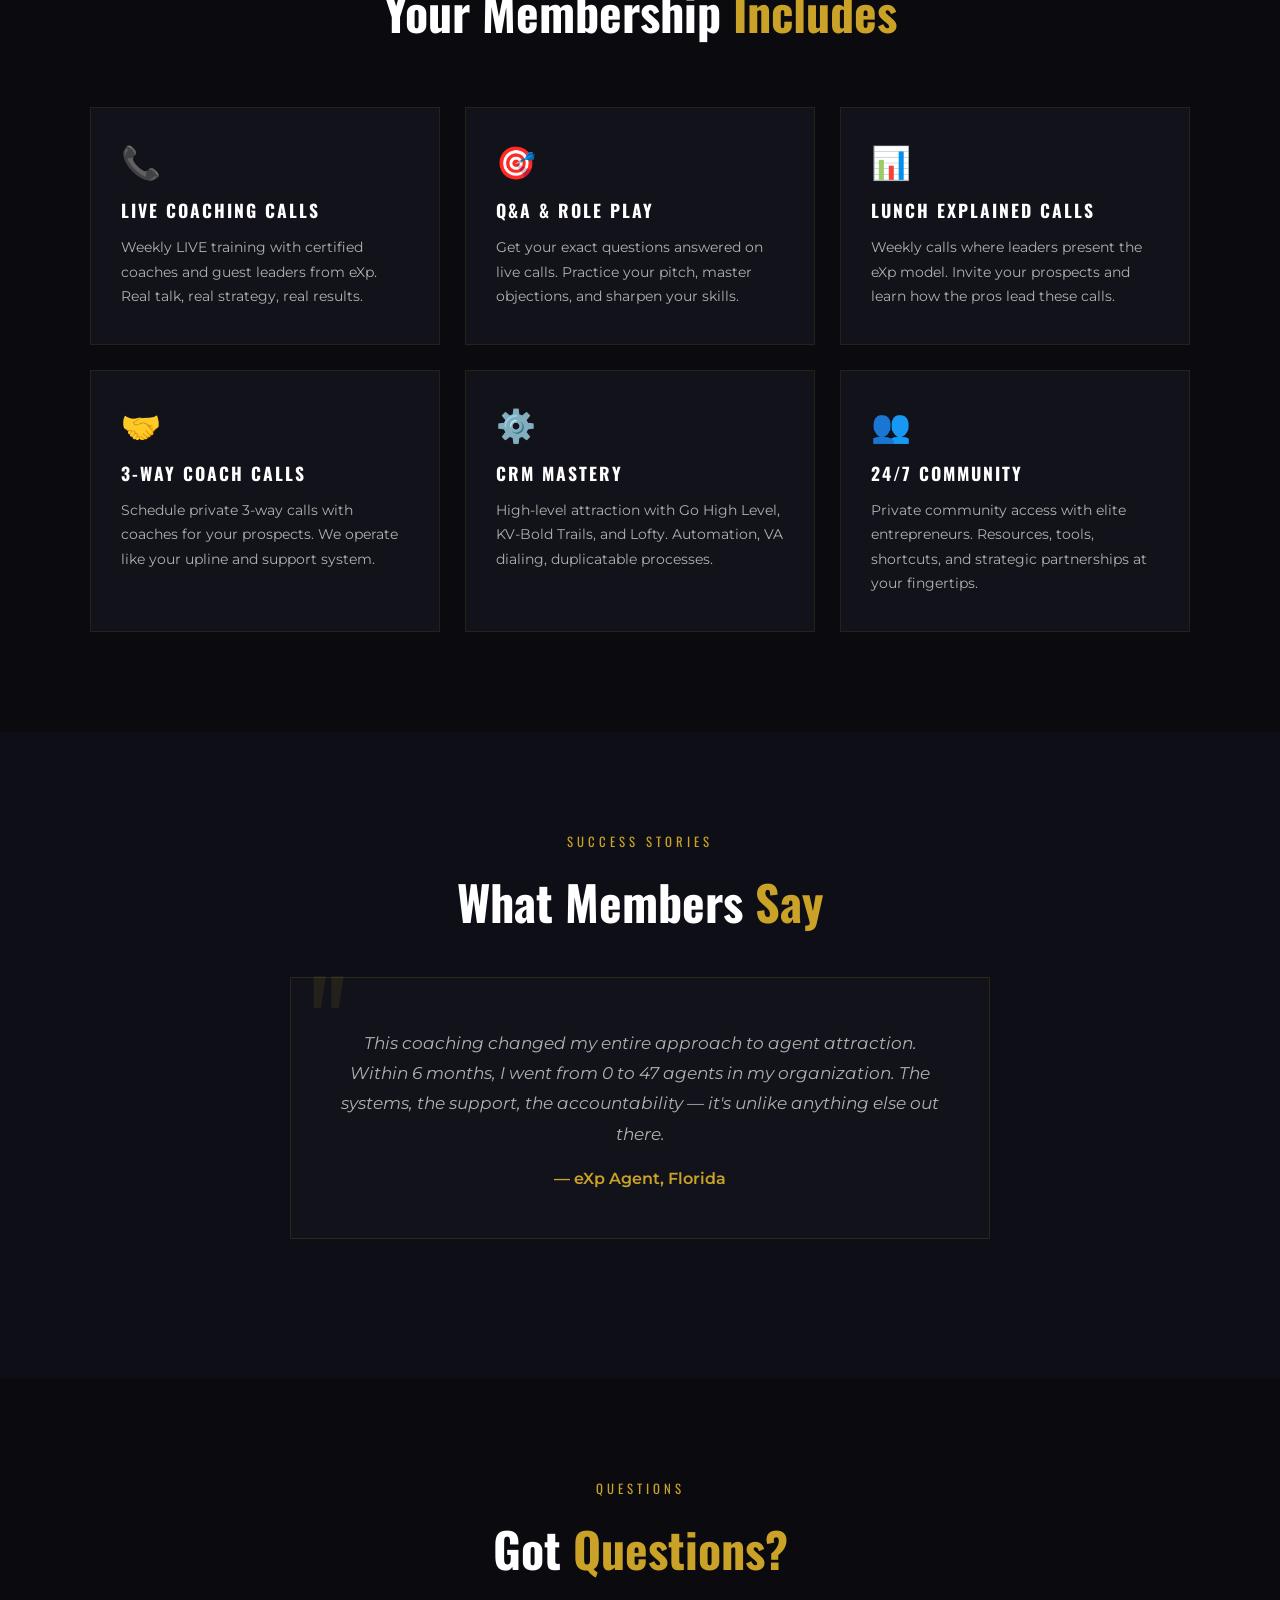
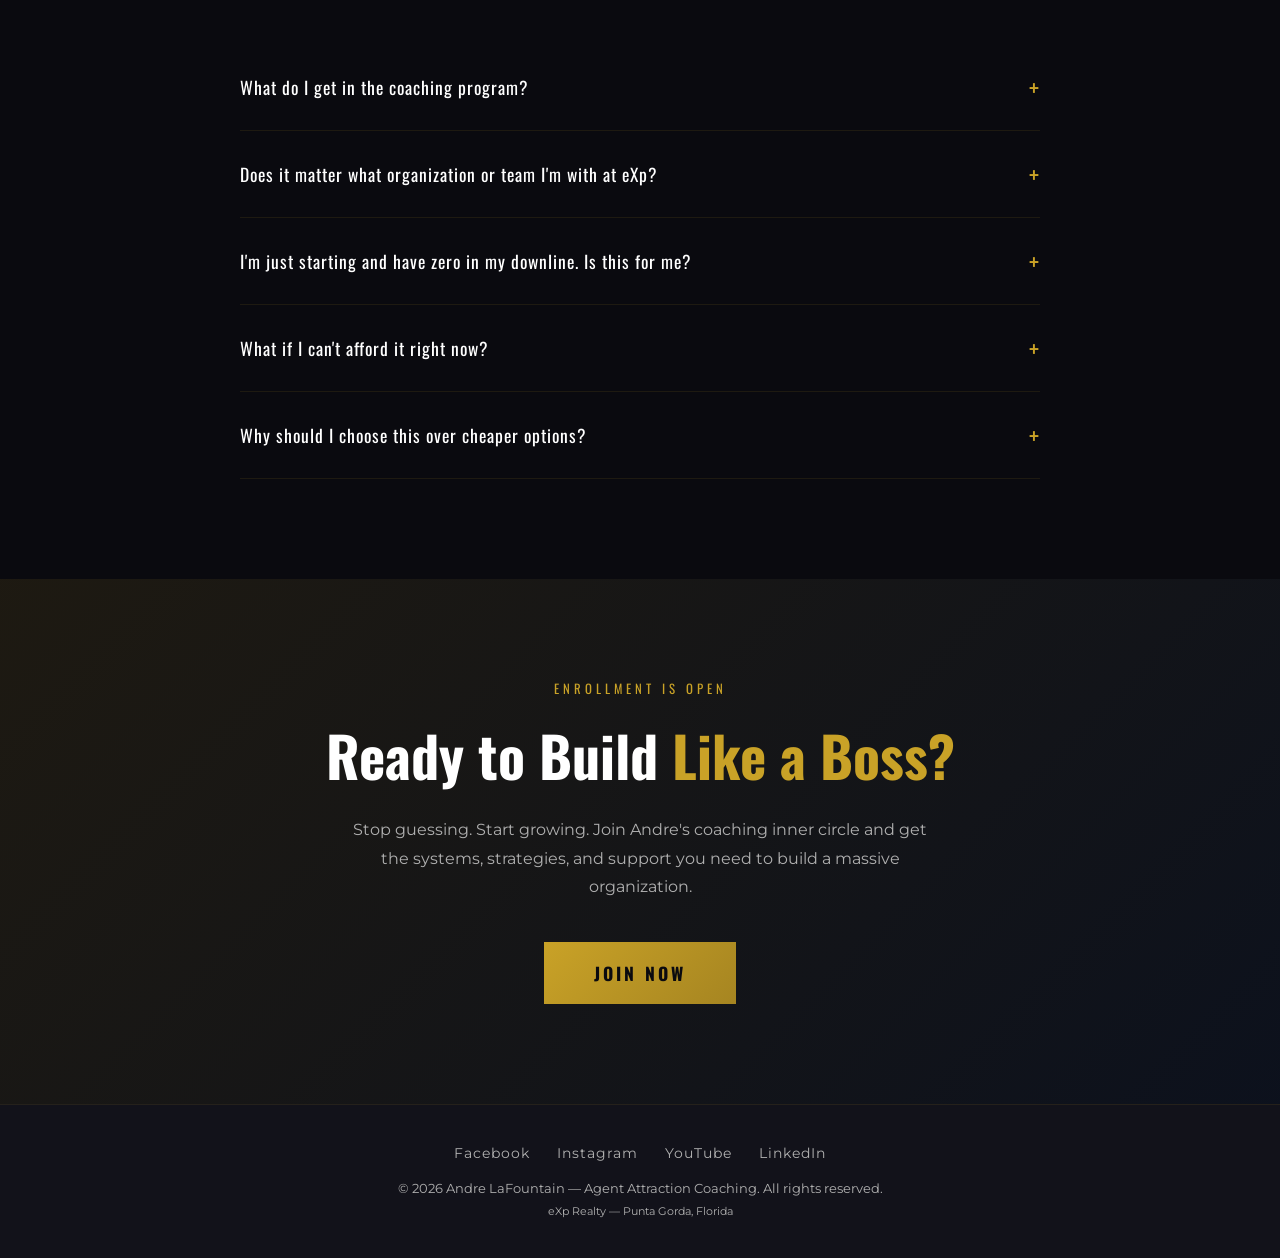
<file: attractboss.html>
<!DOCTYPE html>
<html lang="en">
<head>
<meta charset="UTF-8">
<meta name="viewport" content="width=device-width, initial-scale=1.0">
<title>Andre LaFountain | Agent Attraction Coaching</title>
<link href="https://fonts.googleapis.com/css2?family=Oswald:wght@400;500;600;700&family=Montserrat:wght@300;400;500;600;700&display=swap" rel="stylesheet">
<style>
:root {
  --gold: #c9a227;
  --gold-light: #e8d06f;
  --gold-dark: #a68521;
  --dark: #0a0a0f;
  --dark-card: #12121a;
  --dark-section: #0e0e16;
  --white: #ffffff;
  --gray: #b0b0b0;
  --accent-blue: #1a3a6b;
}
* { margin:0; padding:0; box-sizing:border-box; }
body {
  font-family: 'Montserrat', sans-serif;
  background: var(--dark);
  color: var(--white);
  overflow-x: hidden;
}
.gold-text { color: var(--gold); }
.gold-bg { background: linear-gradient(135deg, var(--gold), var(--gold-light)); }

/* NAV */
nav {
  position: fixed; top:0; width:100%; z-index:100;
  background: rgba(10,10,15,0.95);
  backdrop-filter: blur(20px);
  border-bottom: 1px solid rgba(201,162,39,0.15);
  padding: 15px 40px;
  display: flex; justify-content: space-between; align-items: center;
}
.nav-brand {
  font-family: 'Oswald', sans-serif;
  font-size: 1.6rem; font-weight: 700;
  letter-spacing: 3px; text-transform: uppercase;
}
.nav-brand span { color: var(--gold); }
.nav-links { display:flex; gap:30px; list-style:none; }
.nav-links a {
  color: var(--gray); text-decoration:none; font-size:0.85rem;
  letter-spacing:1px; text-transform:uppercase; font-weight:500;
  transition: color 0.3s;
}
.nav-links a:hover { color: var(--gold); }

/* HERO */
.hero {
  min-height: 100vh;
  display: flex; align-items: center; justify-content: center;
  text-align: center;
  background: 
    radial-gradient(ellipse at 30% 20%, rgba(201,162,39,0.08) 0%, transparent 50%),
    radial-gradient(ellipse at 70% 80%, rgba(26,58,107,0.1) 0%, transparent 50%),
    var(--dark);
  padding: 120px 20px 80px;
  position: relative;
  overflow: hidden;
}
.hero::before {
  content:''; position:absolute; inset:0;
  background: url('data:image/svg+xml,<svg xmlns="http://www.w3.org/2000/svg" width="60" height="60"><rect fill="none" width="60" height="60"/><path d="M0 30h60M30 0v60" stroke="rgba(201,162,39,0.04)" stroke-width="1"/></svg>');
}
.hero-content { position:relative; z-index:1; max-width:900px; }
.hero-badge {
  display: inline-block;
  border: 1px solid var(--gold);
  color: var(--gold);
  padding: 8px 24px;
  font-size: 0.75rem;
  letter-spacing: 3px;
  text-transform: uppercase;
  margin-bottom: 30px;
  font-weight: 600;
}
.hero h1 {
  font-family: 'Oswald', sans-serif;
  font-size: clamp(3rem, 8vw, 6rem);
  font-weight: 700;
  line-height: 1;
  letter-spacing: 6px;
  text-transform: uppercase;
  margin-bottom: 10px;
}
.hero h1 .outline {
  -webkit-text-stroke: 2px var(--gold);
  color: transparent;
}
.hero h2 {
  font-family: 'Oswald', sans-serif;
  font-size: clamp(1.2rem, 3vw, 1.8rem);
  font-weight: 400;
  color: var(--gray);
  letter-spacing: 4px;
  text-transform: uppercase;
  margin-bottom: 20px;
}
.hero-subtitle {
  font-size: 1.1rem;
  color: var(--gray);
  line-height: 1.8;
  max-width: 700px;
  margin: 0 auto 40px;
}
.hero-stat {
  display: inline-flex; align-items: center; gap:12px;
  background: rgba(201,162,39,0.1);
  border: 1px solid rgba(201,162,39,0.3);
  padding: 12px 28px;
  margin-bottom: 40px;
  font-family: 'Oswald', sans-serif;
}
.hero-stat .number {
  font-size: 2.5rem; font-weight:700; color: var(--gold);
}
.hero-stat .label {
  font-size: 0.8rem; letter-spacing:2px; text-transform:uppercase; color:var(--gray);
  text-align: left; line-height:1.4;
}
.cta-btn {
  display: inline-block;
  background: linear-gradient(135deg, var(--gold), var(--gold-dark));
  color: var(--dark);
  padding: 18px 50px;
  font-family: 'Oswald', sans-serif;
  font-size: 1.1rem;
  font-weight: 700;
  letter-spacing: 3px;
  text-transform: uppercase;
  text-decoration: none;
  transition: all 0.3s;
  border: none; cursor:pointer;
}
.cta-btn:hover {
  transform: translateY(-2px);
  box-shadow: 0 10px 40px rgba(201,162,39,0.3);
}
.cta-btn-outline {
  background: transparent;
  border: 2px solid var(--gold);
  color: var(--gold);
  margin-left: 15px;
}
.cta-btn-outline:hover {
  background: var(--gold);
  color: var(--dark);
}

/* HEADSHOT SECTION */
.about-section {
  padding: 100px 20px;
  background: var(--dark-section);
  position: relative;
}
.about-container {
  max-width: 1100px; margin:0 auto;
  display: grid; grid-template-columns: 1fr 1.2fr; gap:60px;
  align-items: center;
}
.headshot-wrapper {
  position: relative;
}
.headshot-wrapper::before {
  content:''; position:absolute;
  top: -15px; left: -15px; right: 15px; bottom: 15px;
  border: 2px solid var(--gold);
  z-index:0;
}
.headshot-wrapper img {
  width: 100%; display:block; position:relative; z-index:1;
  filter: grayscale(20%);
}
.about-content h3 {
  font-family: 'Oswald', sans-serif;
  font-size: 0.9rem; letter-spacing:4px; text-transform:uppercase;
  color: var(--gold); margin-bottom:15px;
}
.about-content h2 {
  font-family: 'Oswald', sans-serif;
  font-size: 2.8rem; font-weight:700;
  line-height:1.1; margin-bottom:25px;
}
.about-content p {
  color: var(--gray); line-height:1.8; margin-bottom:20px;
}
.stat-row {
  display:flex; gap:40px; margin-top:30px;
}
.stat-item .stat-num {
  font-family:'Oswald',sans-serif;
  font-size:2.5rem; font-weight:700; color:var(--gold);
}
.stat-item .stat-label {
  font-size:0.75rem; letter-spacing:2px; text-transform:uppercase;
  color:var(--gray);
}

/* PRICING */
.pricing-section {
  padding: 100px 20px;
  background: var(--dark);
  text-align: center;
}
.section-tag {
  font-family: 'Oswald', sans-serif;
  font-size: 0.8rem; letter-spacing:4px; text-transform:uppercase;
  color: var(--gold); margin-bottom:15px;
}
.section-title {
  font-family: 'Oswald', sans-serif;
  font-size: clamp(2rem, 4vw, 3rem);
  font-weight:700; margin-bottom:15px;
}
.section-sub {
  color:var(--gray); max-width:600px; margin:0 auto 60px; line-height:1.7;
}
.pricing-grid {
  display: grid; grid-template-columns: repeat(auto-fit, minmax(320px, 1fr));
  gap: 30px; max-width:800px; margin:0 auto;
}
.price-card {
  background: var(--dark-card);
  border: 1px solid rgba(201,162,39,0.15);
  padding: 50px 35px;
  position:relative;
  transition: all 0.3s;
}
.price-card:hover {
  border-color: var(--gold);
  transform: translateY(-5px);
}
.price-card.featured {
  border-color: var(--gold);
  box-shadow: 0 0 60px rgba(201,162,39,0.1);
}
.price-card.featured::before {
  content: 'BEST VALUE';
  position:absolute; top:0; left:50%; transform:translate(-50%,-50%);
  background: var(--gold); color:var(--dark);
  padding:6px 20px; font-size:0.7rem; font-weight:700; letter-spacing:2px;
}
.price-amount {
  font-family:'Oswald',sans-serif;
  font-size: 3.5rem; font-weight:700; color:var(--gold);
}
.price-period {
  color:var(--gray); font-size:0.85rem; margin-bottom:25px;
}
.price-features { list-style:none; text-align:left; margin-bottom:35px; }
.price-features li {
  padding: 10px 0;
  border-bottom: 1px solid rgba(255,255,255,0.05);
  color: var(--gray);
  font-size: 0.9rem;
}
.price-features li::before {
  content:'✦'; color:var(--gold); margin-right:10px;
}

/* BOSS ACRONYM */
.boss-section {
  padding: 100px 20px;
  background: var(--dark-section);
  text-align:center;
}
.boss-grid {
  display:grid; grid-template-columns: repeat(4,1fr);
  gap:30px; max-width:1000px; margin:40px auto 0;
}
.boss-card {
  padding:40px 20px;
  border: 1px solid rgba(201,162,39,0.1);
  background: rgba(18,18,26,0.8);
  transition: all 0.3s;
}
.boss-card:hover { border-color:var(--gold); }
.boss-letter {
  font-family:'Oswald',sans-serif;
  font-size:4rem; font-weight:700; color:var(--gold);
  line-height:1;
}
.boss-word {
  font-family:'Oswald',sans-serif;
  font-size:1rem; letter-spacing:3px; text-transform:uppercase;
  margin-top:10px;
}

/* COACHING */
.coaching-section {
  padding: 100px 20px;
  background: var(--dark);
}
.coaching-grid {
  display:grid; grid-template-columns: repeat(auto-fit, minmax(300px,1fr));
  gap:25px; max-width:1100px; margin:0 auto;
}
.coaching-card {
  background: var(--dark-card);
  border: 1px solid rgba(201,162,39,0.1);
  padding:35px 30px;
  transition: all 0.3s;
}
.coaching-card:hover { border-color:var(--gold); transform:translateY(-3px); }
.coaching-icon {
  font-size:2rem; margin-bottom:15px;
}
.coaching-card h3 {
  font-family:'Oswald',sans-serif;
  font-size:1.1rem; letter-spacing:2px;
  text-transform:uppercase; margin-bottom:12px;
}
.coaching-card p {
  color:var(--gray); font-size:0.9rem; line-height:1.7;
}

/* TESTIMONIALS */
.testimonials-section {
  padding: 100px 20px;
  background: var(--dark-section);
  text-align:center;
}
.testimonial-card {
  max-width:700px; margin:40px auto;
  padding:50px;
  background: var(--dark-card);
  border: 1px solid rgba(201,162,39,0.15);
  position:relative;
}
.testimonial-card::before {
  content:'"'; font-family:'Oswald',sans-serif;
  font-size:8rem; color:rgba(201,162,39,0.1);
  position:absolute; top:-20px; left:20px; line-height:1;
}
.testimonial-card p {
  font-style:italic; color:var(--gray); line-height:1.8;
  font-size:1.05rem; position:relative; z-index:1;
}
.testimonial-card .author {
  margin-top:20px; font-style:normal;
  color:var(--gold); font-weight:600;
}

/* FAQ */
.faq-section {
  padding: 100px 20px;
  background: var(--dark);
}
.faq-list { max-width:800px; margin:0 auto; }
.faq-item {
  border-bottom: 1px solid rgba(201,162,39,0.1);
  padding: 25px 0;
}
.faq-q {
  font-family:'Oswald',sans-serif;
  font-size:1.1rem; letter-spacing:1px;
  cursor:pointer; display:flex; justify-content:space-between; align-items:center;
}
.faq-q::after { content:'+'; color:var(--gold); font-size:1.5rem; }
.faq-q.active::after { content:'−'; }
.faq-a {
  color:var(--gray); line-height:1.8; font-size:0.9rem;
  max-height:0; overflow:hidden; transition: max-height 0.4s ease;
  padding-top:0;
}
.faq-a.open { max-height:300px; padding-top:15px; }

/* CTA BANNER */
.cta-section {
  padding: 100px 20px;
  background: linear-gradient(135deg, rgba(201,162,39,0.1), rgba(26,58,107,0.15));
  text-align:center;
}
.cta-section h2 {
  font-family:'Oswald',sans-serif;
  font-size: clamp(2rem,5vw,3.5rem);
  font-weight:700; margin-bottom:20px;
}
.cta-section p {
  color:var(--gray); max-width:600px; margin:0 auto 40px; line-height:1.8;
}

/* FOOTER */
footer {
  background: var(--dark-card);
  border-top: 1px solid rgba(201,162,39,0.1);
  padding: 40px 20px;
  text-align:center;
  color:var(--gray); font-size:0.8rem;
}
footer .social-links { margin-bottom:20px; }
footer .social-links a {
  color:var(--gray); text-decoration:none; margin:0 12px;
  font-size:0.85rem; letter-spacing:1px;
  transition: color 0.3s;
}
footer .social-links a:hover { color:var(--gold); }

/* ANIMATIONS */
@keyframes fadeUp {
  from { opacity:0; transform:translateY(30px); }
  to { opacity:1; transform:translateY(0); }
}
.fade-up {
  opacity:0; animation: fadeUp 0.8s ease forwards;
}
.fade-up:nth-child(2) { animation-delay:0.1s; }
.fade-up:nth-child(3) { animation-delay:0.2s; }
.fade-up:nth-child(4) { animation-delay:0.3s; }

/* RESPONSIVE */
@media(max-width:768px) {
  nav { padding:12px 20px; }
  .nav-links { display:none; }
  .about-container { grid-template-columns:1fr; }
  .boss-grid { grid-template-columns: repeat(2,1fr); }
  .pricing-grid { grid-template-columns:1fr; }
  .stat-row { gap:20px; }
  .cta-btn-outline { margin-left:0; margin-top:10px; }
}
</style>
</head>
<body>

<!-- NAV -->
<nav>
  <div class="nav-brand">Andre <span>LaFountain</span></div>
  <ul class="nav-links">
    <li><a href="#about">About</a></li>
    <li><a href="#pricing">Pricing</a></li>
    <li><a href="#coaching">Coaching</a></li>
    <li><a href="#faq">FAQ</a></li>
    <li><a href="#join" class="gold-text">Join Now</a></li>
  </ul>
</nav>

<!-- HERO -->
<section class="hero">
  <div class="hero-content">
    <div class="hero-badge">eXp Realty Agent Attraction</div>
    <h1>ATTRACT<br><span class="outline">LIKE A BOSS</span></h1>
    <h2>Agent Attraction Coaching &amp; Inner Circle</h2>
    <div class="hero-stat">
      <span class="number">1,300+</span>
      <span class="label">Agents in<br>Organization</span>
    </div>
    <p class="hero-subtitle">
      Join a proven coaching system built by someone who's actually done it.
      Real strategies. Real results. Real growth.
    </p>
    <a href="#pricing" class="cta-btn">Get Started</a>
    <a href="#about" class="cta-btn cta-btn-outline">Learn More</a>
  </div>
</section>

<!-- ABOUT / HEADSHOT -->
<section class="about-section" id="about">
  <div class="about-container">
    <div class="headshot-wrapper">
      <img src="images/headshot.jpg" alt="Andre LaFountain">
    </div>
    <div class="about-content">
      <h3>Meet Your Coach</h3>
      <h2>Andre<br>LaFountain</h2>
      <p>
        With over <strong class="gold-text">1,300 agents</strong> in his organization, Andre LaFountain
        has built one of the largest and most successful agent attraction businesses at eXp Realty.
        Based in Punta Gorda, Florida, Andre brings real-world experience, proven systems, and
        a relentless commitment to helping agents build passive income through revenue share.
      </p>
      <p>
        This isn't theory — it's what Andre does every single day. If you're ready to stop guessing
        and start growing, you're in the right place.
      </p>
      <div class="stat-row">
        <div class="stat-item">
          <div class="stat-num">1,300+</div>
          <div class="stat-label">Agents</div>
        </div>
        <div class="stat-item">
          <div class="stat-num">6+</div>
          <div class="stat-label">Figure Rev Share</div>
        </div>
        <div class="stat-item">
          <div class="stat-num">10+</div>
          <div class="stat-label">Years Experience</div>
        </div>
      </div>
    </div>
  </div>
</section>

<!-- BOSS ACRONYM -->
<section class="boss-section">
  <div class="section-tag">The BOSS Mindset</div>
  <div class="section-title">Join the <span class="gold-text">BOSS</span> Community</div>
  <div class="boss-grid">
    <div class="boss-card fade-up">
      <div class="boss-letter">B</div>
      <div class="boss-word">Badass</div>
    </div>
    <div class="boss-card fade-up">
      <div class="boss-letter">O</div>
      <div class="boss-word">Opportunity</div>
    </div>
    <div class="boss-card fade-up">
      <div class="boss-letter">S</div>
      <div class="boss-word">Systems</div>
    </div>
    <div class="boss-card fade-up">
      <div class="boss-letter">S</div>
      <div class="boss-word">Supplied</div>
    </div>
  </div>
</section>

<!-- PRICING -->
<section class="pricing-section" id="pricing">
  <div class="section-tag">Investment</div>
  <div class="section-title">Choose Your <span class="gold-text">Plan</span></div>
  <p class="section-sub">Flexible options to fit where you are right now. Both plans give you full access to the coaching inner circle.</p>
  <div class="pricing-grid">
    <div class="price-card">
      <div class="price-amount">$197</div>
      <div class="price-period">Per Month — Flex Pay</div>
      <ul class="price-features">
        <li>Full access for 30 days to explore</li>
        <li>Strictly for eXp agents focused on attraction</li>
        <li>Cancel anytime — no commitment</li>
        <li>The most affordable way to join</li>
      </ul>
      <a href="#join" class="cta-btn" style="width:100%;text-align:center;">Monthly Plan</a>
    </div>
    <div class="price-card featured">
      <div class="price-amount">$1,897</div>
      <div class="price-period">Annual Plan — Save $467</div>
      <ul class="price-features">
        <li>Earn $400 cash on referrals</li>
        <li>Annual access to BOSS community</li>
        <li>The Owners Club — full access + discounts</li>
        <li>Attract Boss SWAG bag upon acceptance</li>
      </ul>
      <a href="#join" class="cta-btn" style="width:100%;text-align:center;">Annual Plan</a>
    </div>
  </div>
</section>

<!-- COACHING INCLUDES -->
<section class="coaching-section" id="coaching">
  <div style="text-align:center; margin-bottom:60px;">
    <div class="section-tag">What You Get</div>
    <div class="section-title">Your Membership <span class="gold-text">Includes</span></div>
  </div>
  <div class="coaching-grid">
    <div class="coaching-card">
      <div class="coaching-icon">📞</div>
      <h3>Live Coaching Calls</h3>
      <p>Weekly LIVE training with certified coaches and guest leaders from eXp. Real talk, real strategy, real results.</p>
    </div>
    <div class="coaching-card">
      <div class="coaching-icon">🎯</div>
      <h3>Q&A & Role Play</h3>
      <p>Get your exact questions answered on live calls. Practice your pitch, master objections, and sharpen your skills.</p>
    </div>
    <div class="coaching-card">
      <div class="coaching-icon">📊</div>
      <h3>Lunch eXplained Calls</h3>
      <p>Weekly calls where leaders present the eXp model. Invite your prospects and learn how the pros lead these calls.</p>
    </div>
    <div class="coaching-card">
      <div class="coaching-icon">🤝</div>
      <h3>3-Way Coach Calls</h3>
      <p>Schedule private 3-way calls with coaches for your prospects. We operate like your upline and support system.</p>
    </div>
    <div class="coaching-card">
      <div class="coaching-icon">⚙️</div>
      <h3>CRM Mastery</h3>
      <p>High-level attraction with Go High Level, KV-Bold Trails, and Lofty. Automation, VA dialing, duplicatable processes.</p>
    </div>
    <div class="coaching-card">
      <div class="coaching-icon">👥</div>
      <h3>24/7 Community</h3>
      <p>Private community access with elite entrepreneurs. Resources, tools, shortcuts, and strategic partnerships at your fingertips.</p>
    </div>
  </div>
</section>

<!-- TESTIMONIALS -->
<section class="testimonials-section">
  <div class="section-tag">Success Stories</div>
  <div class="section-title">What Members <span class="gold-text">Say</span></div>
  <div class="testimonial-card">
    <p>This coaching changed my entire approach to agent attraction. Within 6 months, I went from 0 to 47 agents in my organization. The systems, the support, the accountability — it's unlike anything else out there.</p>
    <div class="author">— eXp Agent, Florida</div>
  </div>
</section>

<!-- FAQ -->
<section class="faq-section" id="faq">
  <div style="text-align:center; margin-bottom:60px;">
    <div class="section-tag">Questions</div>
    <div class="section-title">Got <span class="gold-text">Questions?</span></div>
  </div>
  <div class="faq-list">
    <div class="faq-item">
      <div class="faq-q" onclick="toggleFaq(this)">What do I get in the coaching program?</div>
      <div class="faq-a">Weekly LIVE attraction calls with Andre and guest coaches, one-on-one coaching sessions, CRM setup and automation support, 3-way calls for your prospects, and 24/7 access to the private BOSS community.</div>
    </div>
    <div class="faq-item">
      <div class="faq-q" onclick="toggleFaq(this)">Does it matter what organization or team I'm with at eXp?</div>
      <div class="faq-a">Not at all! This coaching is organization and team-agnostic. As long as you're an active eXp agent, you can join. You'll be coached and supported like family.</div>
    </div>
    <div class="faq-item">
      <div class="faq-q" onclick="toggleFaq(this)">I'm just starting and have zero in my downline. Is this for me?</div>
      <div class="faq-a">Absolutely — if anything, you're in the best position. Starting your wealth-building journey with proven systems and mentorship from day one? That's an advantage most people wish they had.</div>
    </div>
    <div class="faq-item">
      <div class="faq-q" onclick="toggleFaq(this)">What if I can't afford it right now?</div>
      <div class="faq-a">We get it — we've been there. The $197/month plan is designed to be accessible. Plus, we have a referral program where you earn $400 cash for each annual referral. We also offer a no-questions-asked full refund in your first 30 days.</div>
    </div>
    <div class="faq-item">
      <div class="faq-q" onclick="toggleFaq(this)">Why should I choose this over cheaper options?</div>
      <div class="faq-a">This isn't just a group — it's a proven system backed by a leader with 1,300+ agents. There's no other program with this level of hands-on tactical tools, real results, and direct access to coaches who make 6-figure residual income. Do your due diligence — we're confident you won't find better.</div>
    </div>
  </div>
</section>

<!-- CTA -->
<section class="cta-section" id="join">
  <div class="section-tag">Enrollment Is Open</div>
  <h2>Ready to Build <span class="gold-text">Like a Boss?</span></h2>
  <p>Stop guessing. Start growing. Join Andre's coaching inner circle and get the systems, strategies, and support you need to build a massive organization.</p>
  <a href="#pricing" class="cta-btn">Join Now</a>
</section>

<!-- FOOTER -->
<footer>
  <div class="social-links">
    <a href="#">Facebook</a>
    <a href="#">Instagram</a>
    <a href="#">YouTube</a>
    <a href="#">LinkedIn</a>
  </div>
  <p>&copy; 2026 Andre LaFountain — Agent Attraction Coaching. All rights reserved.</p>
  <p style="margin-top:8px; font-size:0.7rem;">eXp Realty — Punta Gorda, Florida</p>
</footer>

<script>
function toggleFaq(el) {
  el.classList.toggle('active');
  el.nextElementSibling.classList.toggle('open');
}

// Intersection Observer for fade-up
const observer = new IntersectionObserver((entries) => {
  entries.forEach(e => {
    if(e.isIntersecting) { e.target.style.animationPlayState='running'; }
  });
}, { threshold:0.1 });
document.querySelectorAll('.fade-up').forEach(el => {
  el.style.animationPlayState='paused';
  observer.observe(el);
});
</script>
</body>
</html>
</file>
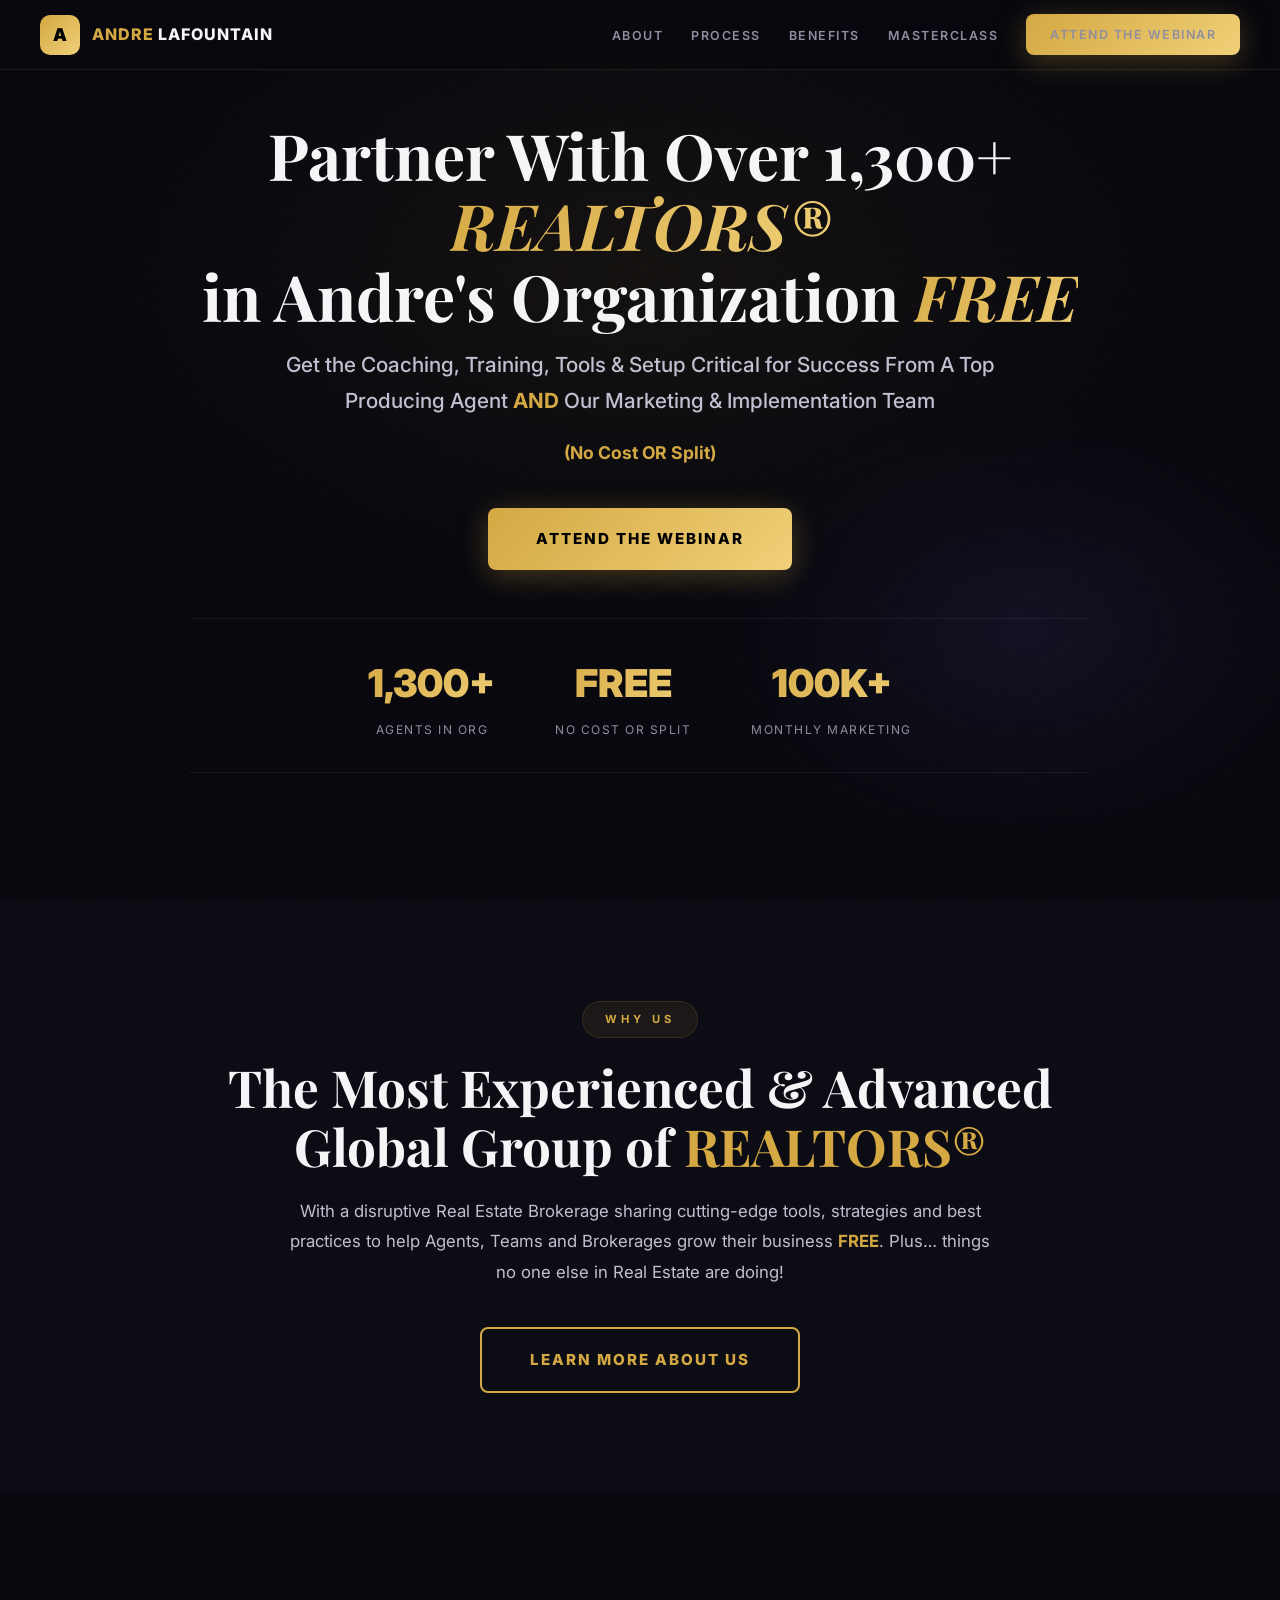
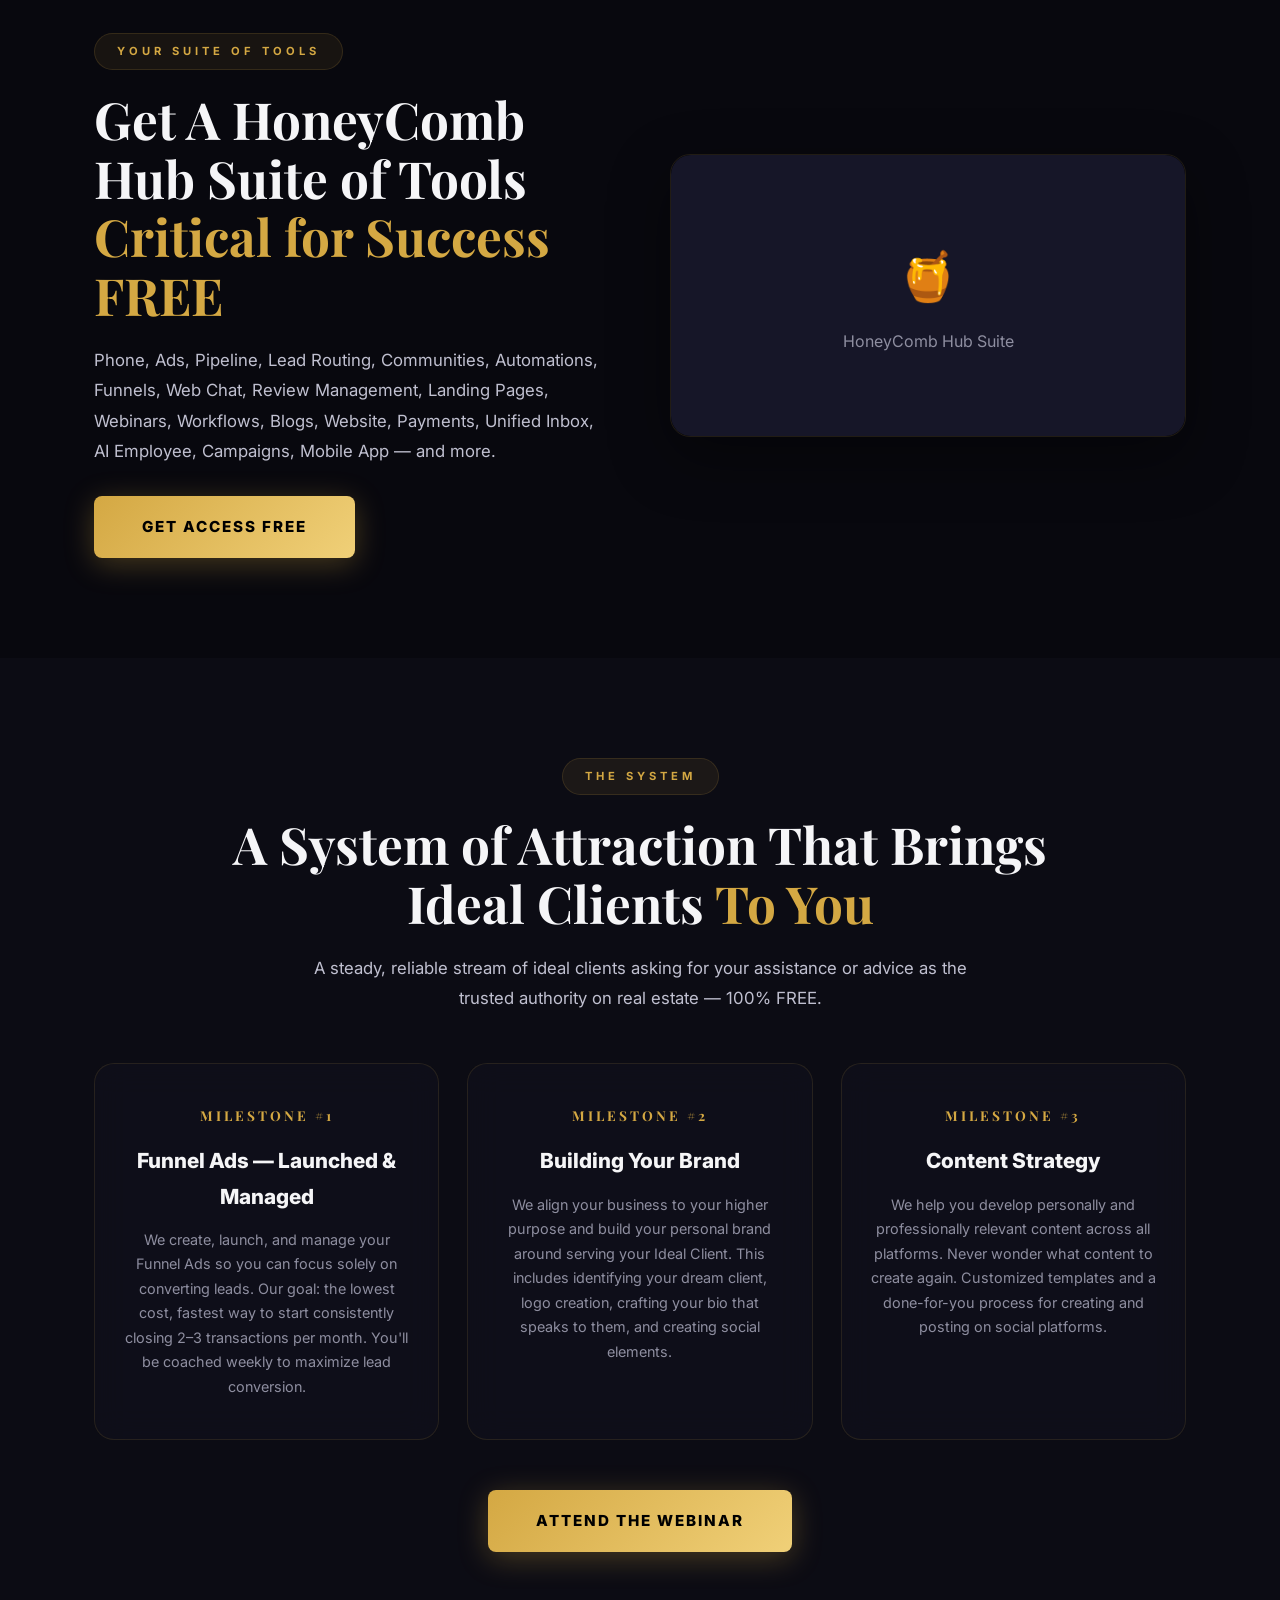
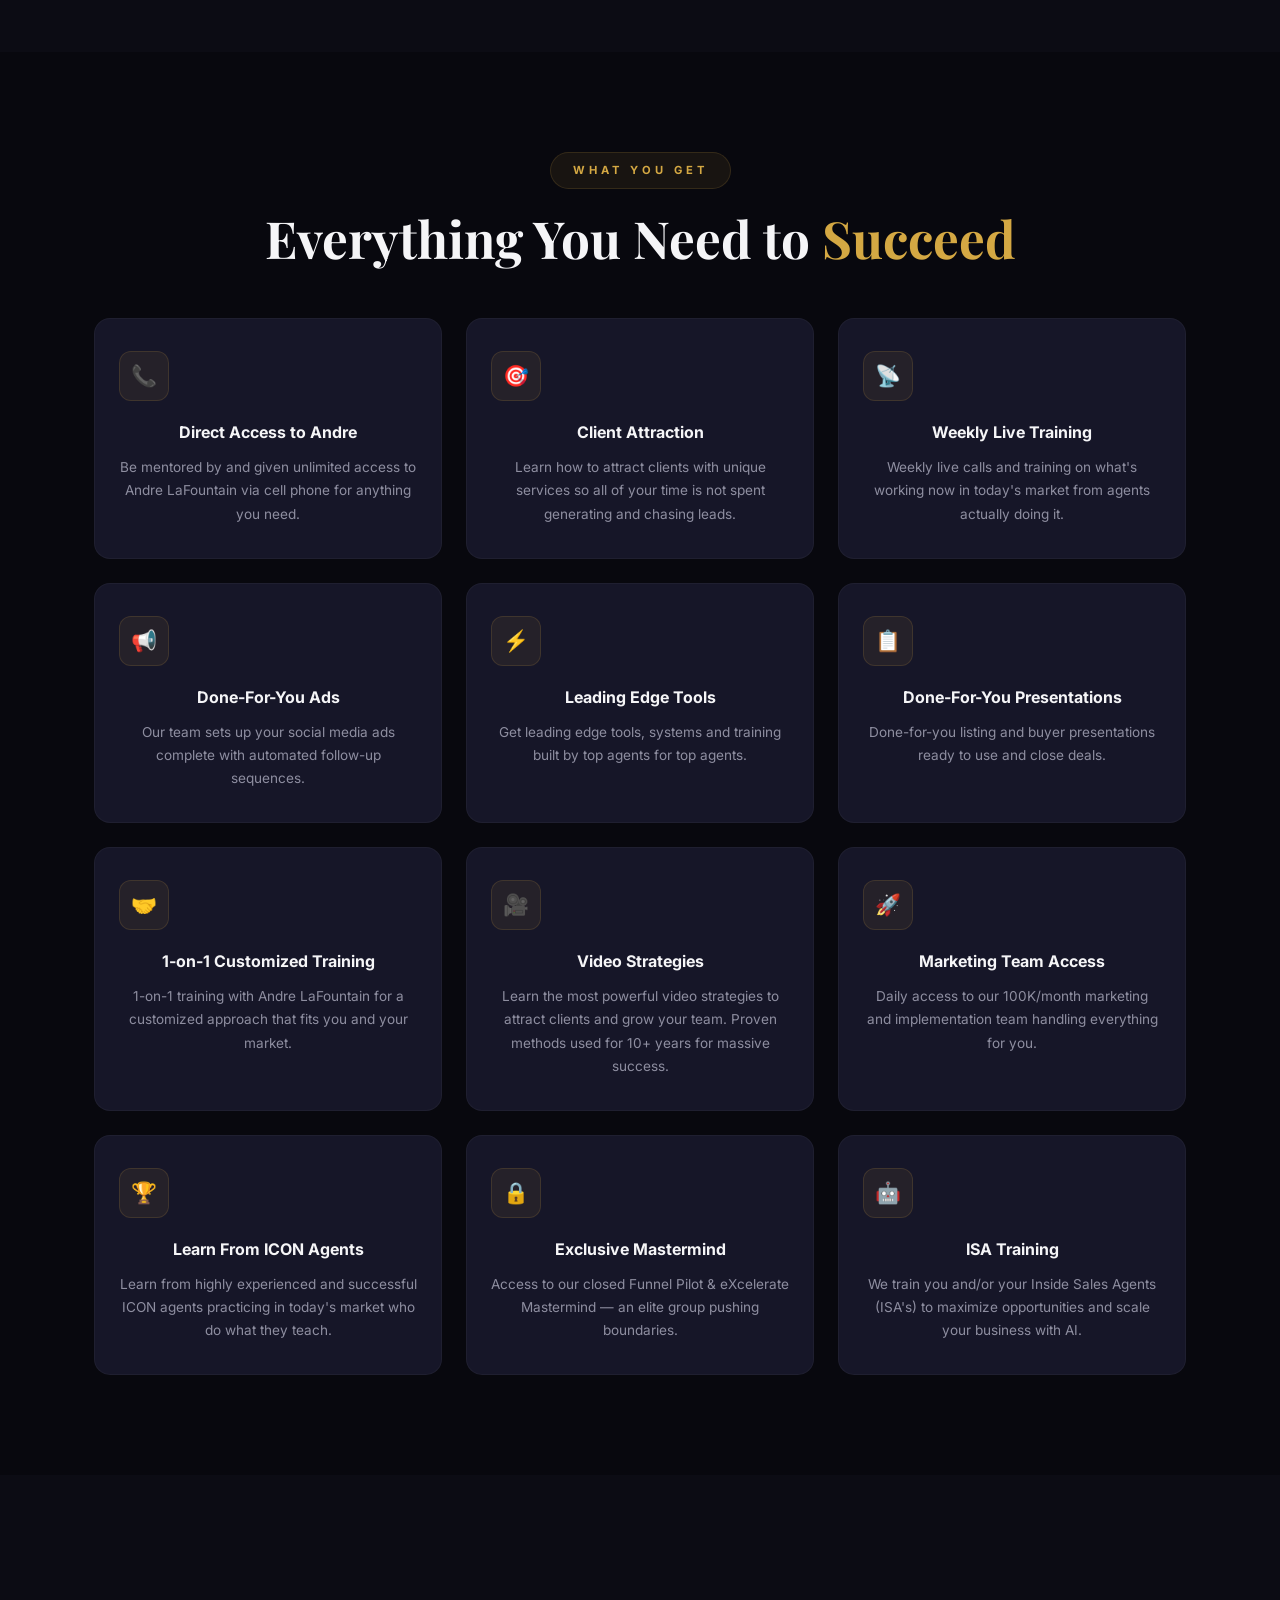
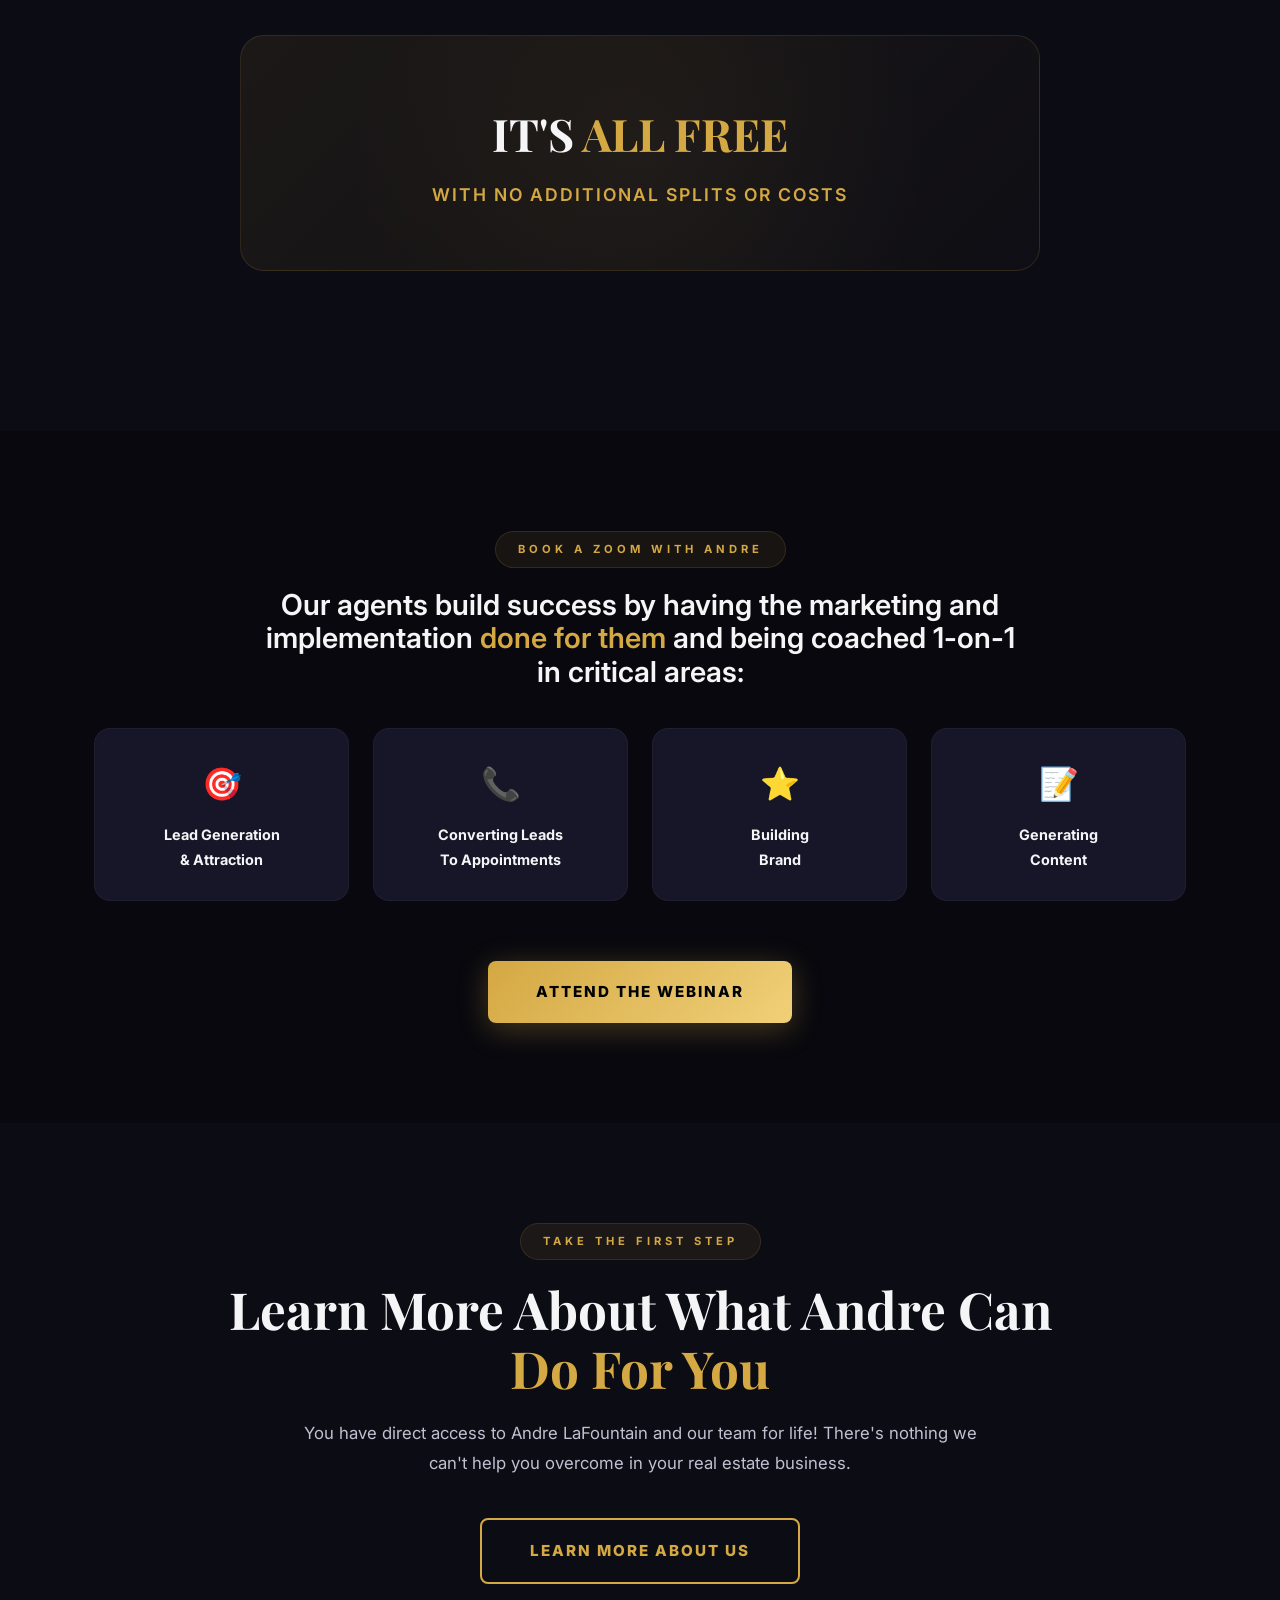
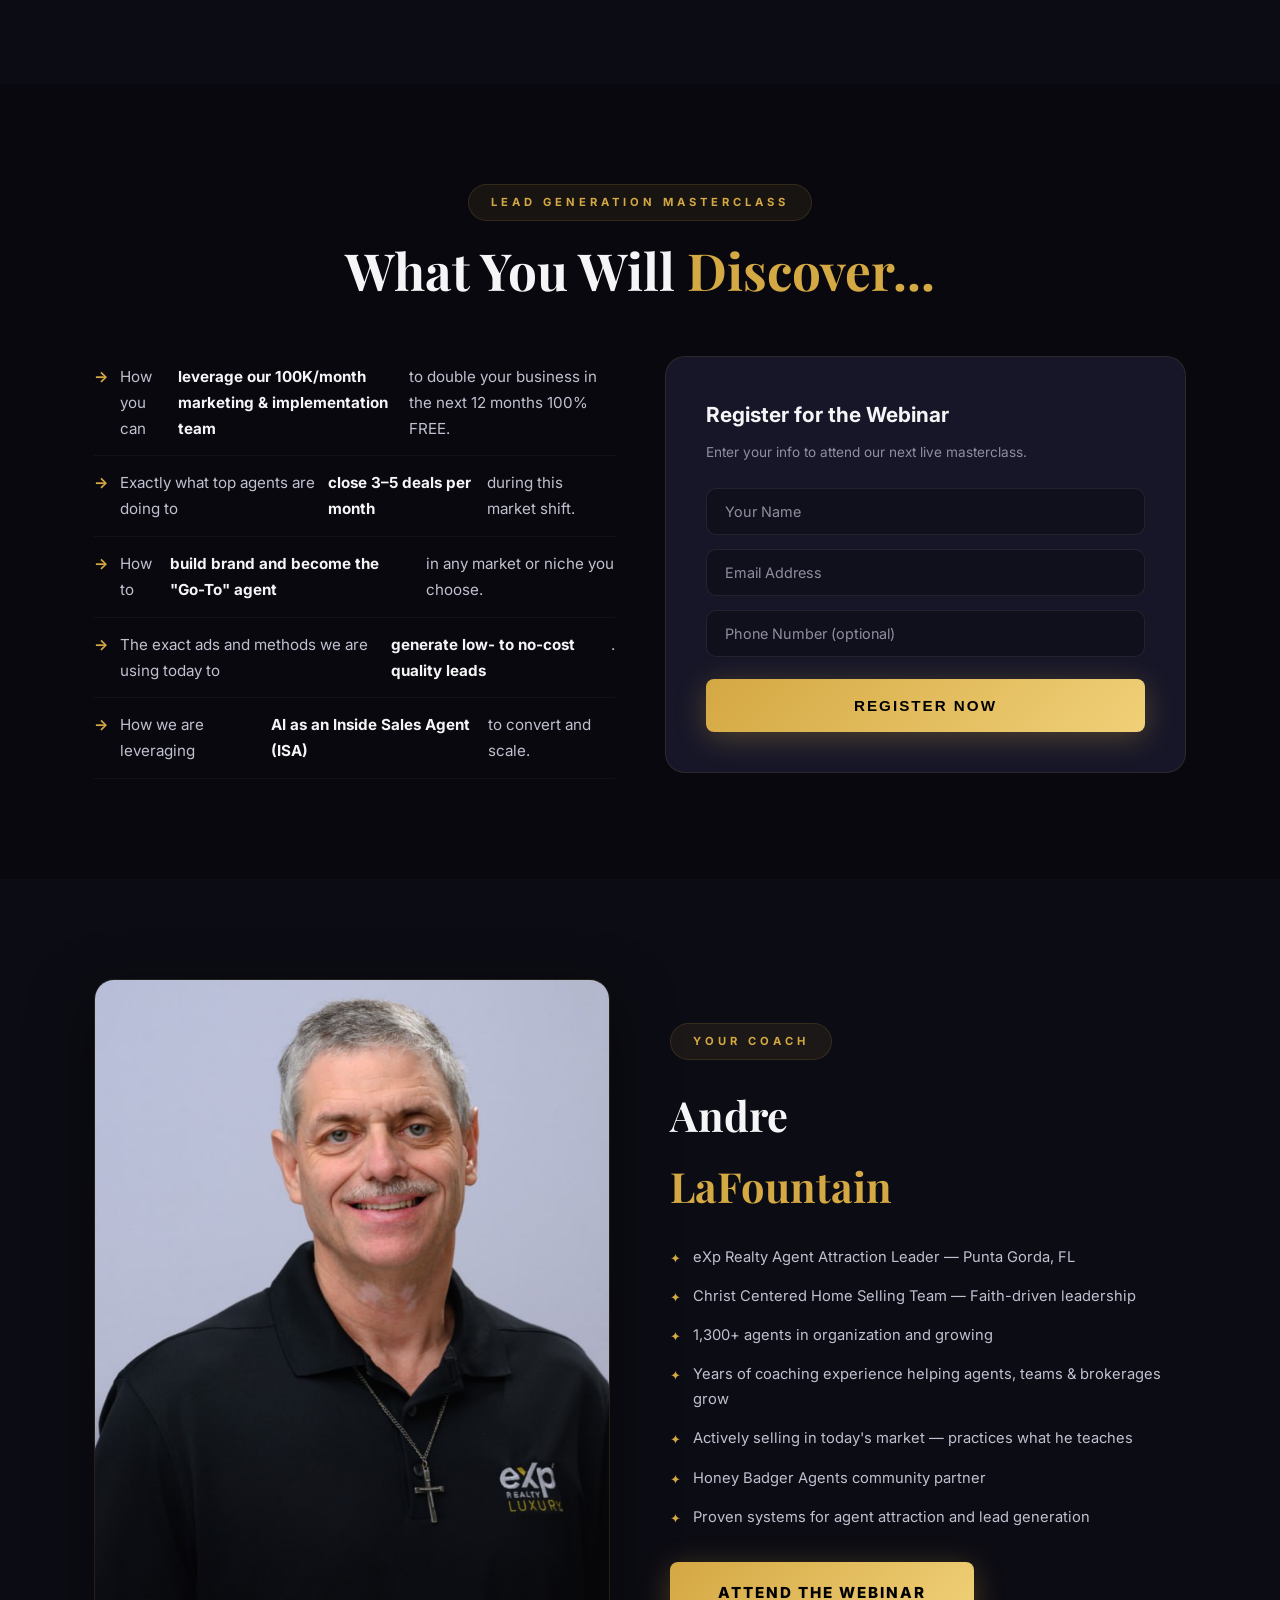
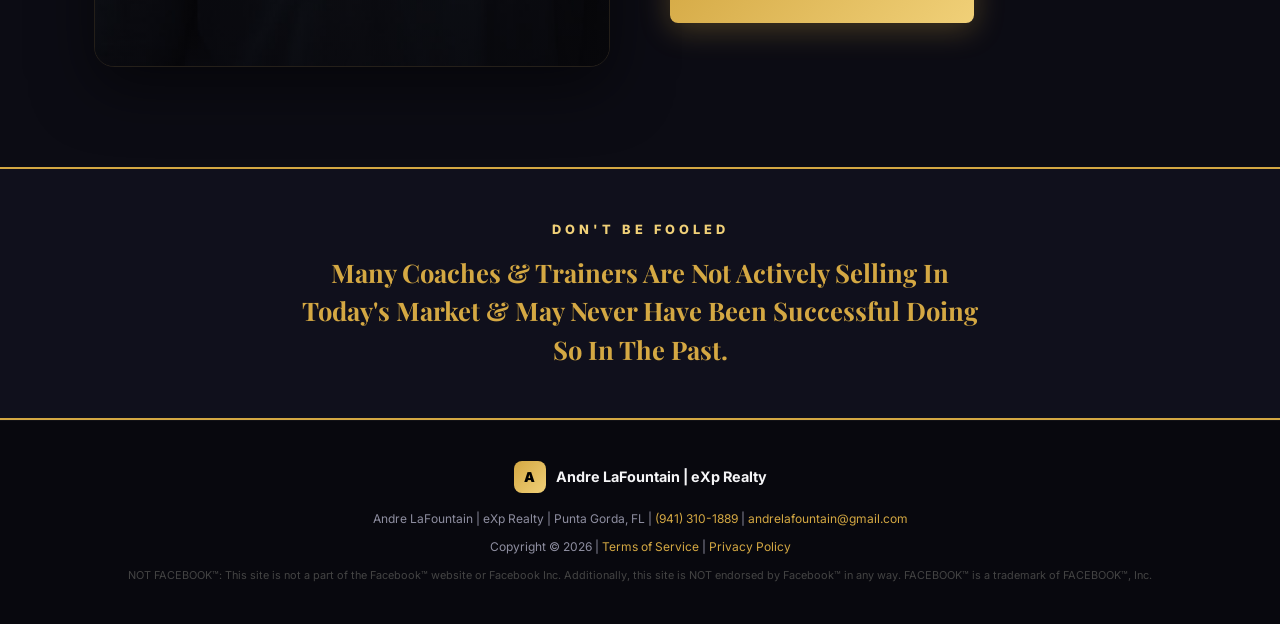
<file: honeybadger.html>
<!DOCTYPE html>
<html lang="en">
<head>
<meta charset="UTF-8">
<meta name="viewport" content="width=device-width, initial-scale=1.0">
<title>Andre LaFountain | eXp Realty Agent Attraction — Coaching, Training & Tools FREE</title>
<link rel="preconnect" href="https://fonts.googleapis.com">
<link href="https://fonts.googleapis.com/css2?family=Inter:wght@300;400;500;600;700;800;900&family=Playfair+Display:ital,wght@0,700;1,400&display=swap" rel="stylesheet">
<style>
:root {
  --gold: #d4a843;
  --gold-light: #f0d078;
  --gold-dark: #a88520;
  --gold-glow: rgba(212,168,67,0.3);
  --dark: #08080e;
  --dark2: #0c0c14;
  --dark3: #10101c;
  --dark4: #161628;
  --white: #f5f5f7;
  --gray: #8e8ea0;
  --gray-light: #c0c0d0;
  --border: rgba(212,168,67,0.12);
  --glass: rgba(16,16,28,0.7);
}
*{margin:0;padding:0;box-sizing:border-box;}
html{scroll-behavior:smooth;}
body{font-family:'Inter',sans-serif;background:var(--dark);color:var(--white);overflow-x:hidden;line-height:1.7;-webkit-font-smoothing:antialiased;}
::-webkit-scrollbar{width:6px;}
::-webkit-scrollbar-track{background:var(--dark);}
::-webkit-scrollbar-thumb{background:var(--gold-dark);border-radius:3px;}
img{max-width:100%;display:block;}
a{text-decoration:none;color:inherit;}
.gold{color:var(--gold);}
.container{max-width:1140px;margin:0 auto;padding:0 24px;}
.text-center{text-align:center;}

/* ── BUTTONS ── */
.btn{
  display:inline-block;padding:18px 48px;border-radius:8px;
  font-weight:800;font-size:0.95rem;letter-spacing:2px;text-transform:uppercase;
  cursor:pointer;border:none;transition:all 0.4s cubic-bezier(0.16,1,0.3,1);
  text-align:center;
}
.btn-gold{
  background:linear-gradient(135deg,var(--gold),var(--gold-light));
  color:#000;box-shadow:0 6px 30px var(--gold-glow);
}
.btn-gold:hover{transform:translateY(-3px);box-shadow:0 12px 40px rgba(212,168,67,0.45);}
.btn-outline{
  background:transparent;color:var(--gold);
  border:2px solid var(--gold);
}
.btn-outline:hover{background:var(--gold);color:#000;}

/* ── SECTION STYLING ── */
.section{padding:100px 0;}
.section-dark{background:var(--dark2);}
.section-darker{background:var(--dark3);}
.section-label{
  display:inline-block;font-size:0.7rem;font-weight:700;letter-spacing:4px;
  text-transform:uppercase;color:var(--gold);margin-bottom:20px;
  background:rgba(212,168,67,0.08);padding:8px 22px;border-radius:50px;
  border:1px solid rgba(212,168,67,0.15);
}
.section-title{
  font-family:'Playfair Display',serif;font-size:clamp(2rem,5vw,3.2rem);
  font-weight:700;line-height:1.15;margin-bottom:20px;
}
.section-sub{font-size:1.05rem;color:var(--gray-light);max-width:700px;margin:0 auto 40px;line-height:1.8;}

/* ── ANIMATIONS ── */
@keyframes fadeUp{from{opacity:0;transform:translateY(30px);}to{opacity:1;transform:translateY(0);}}
@keyframes pulse{0%,100%{opacity:0.3;}50%{opacity:0.7;}}
@keyframes hexFloat{0%,100%{transform:translateY(0) rotate(0deg);}50%{transform:translateY(-8px) rotate(2deg);}}
.fade-up{opacity:0;transform:translateY(30px);transition:all 0.7s cubic-bezier(0.16,1,0.3,1);}
.fade-up.visible{opacity:1;transform:translateY(0);}

/* ── NAV ── */
nav{
  position:fixed;top:0;width:100%;z-index:1000;
  background:rgba(8,8,14,0.9);backdrop-filter:blur(20px);
  border-bottom:1px solid var(--border);height:70px;
  display:flex;justify-content:space-between;align-items:center;padding:0 40px;
}
.nav-logo{display:flex;align-items:center;gap:12px;}
.nav-logo-icon{
  width:40px;height:40px;
  background:linear-gradient(135deg,var(--gold),var(--gold-light));
  border-radius:10px;display:flex;align-items:center;justify-content:center;
  font-weight:900;color:#000;font-size:1.1rem;
}
.nav-logo-text{font-weight:800;font-size:1rem;letter-spacing:1px;text-transform:uppercase;}
.nav-logo-text span{color:var(--gold);}
.nav-links{display:flex;gap:28px;list-style:none;align-items:center;}
.nav-links a{color:var(--gray);font-size:0.78rem;font-weight:600;letter-spacing:1.5px;text-transform:uppercase;transition:color 0.3s;}
.nav-links a:hover{color:var(--gold);}
.hamburger{display:none;flex-direction:column;gap:5px;cursor:pointer;padding:8px;}
.hamburger span{width:24px;height:2px;background:var(--white);transition:all 0.3s;border-radius:2px;}

/* ── HERO ── */
.hero{
  min-height:100vh;display:flex;align-items:center;justify-content:center;
  text-align:center;padding:120px 24px 80px;position:relative;overflow:hidden;
}
.hero-bg{
  position:absolute;inset:0;
  background:
    radial-gradient(ellipse 60% 50% at 50% 30%, rgba(212,168,67,0.06) 0%, transparent 70%),
    radial-gradient(ellipse 40% 40% at 80% 70%, rgba(20,20,40,0.8) 0%, transparent 60%),
    var(--dark);
}
.hero-hex-bg{position:absolute;inset:0;overflow:hidden;opacity:0.04;}
.hex-pattern{
  position:absolute;width:100%;height:100%;
  background-image:url("data:image/svg+xml,%3Csvg xmlns='http://www.w3.org/2000/svg' width='56' height='100'%3E%3Cpath d='M28 66L0 50V16L28 0l28 16v34L28 66zm0 34L0 84V66l28 16 28-16v18L28 100z' fill='none' stroke='%23d4a843' stroke-width='0.5'/%3E%3C/svg%3E");
  background-size:56px 100px;
}
.hero-content{position:relative;z-index:2;max-width:900px;margin:0 auto;}
.hero-content h1{
  font-family:'Playfair Display',serif;font-size:clamp(2.4rem,5.5vw,4rem);
  font-weight:700;line-height:1.1;margin-bottom:16px;
}
.hero-content h1 em{
  font-style:italic;
  background:linear-gradient(135deg,var(--gold),var(--gold-light));
  -webkit-background-clip:text;-webkit-text-fill-color:transparent;
}
.hero-content h2{
  font-size:clamp(1rem,2vw,1.3rem);font-weight:500;color:var(--gray-light);
  max-width:750px;margin:0 auto 20px;line-height:1.7;
}
.hero-highlight{
  font-size:1.1rem;font-weight:700;color:var(--gold);margin-bottom:40px;
}
.hero-stats{
  display:flex;justify-content:center;gap:60px;margin:48px 0;
  padding:32px 0;border-top:1px solid rgba(255,255,255,0.06);
  border-bottom:1px solid rgba(255,255,255,0.06);
}
.hero-stat h3{font-size:2.4rem;font-weight:900;background:linear-gradient(135deg,var(--gold),var(--gold-light));-webkit-background-clip:text;-webkit-text-fill-color:transparent;}
.hero-stat p{font-size:0.75rem;color:var(--gray);text-transform:uppercase;letter-spacing:1.5px;margin-top:4px;}

/* ── HONEYCOMB HUB ── */
.honeycomb-section{position:relative;overflow:hidden;}
.honeycomb-grid{
  display:grid;grid-template-columns:repeat(2,1fr);gap:60px;align-items:center;
  margin-top:40px;
}
.honeycomb-img{
  border-radius:20px;overflow:hidden;border:1px solid var(--border);
  box-shadow:0 20px 60px rgba(0,0,0,0.4);
}
.honeycomb-img img{width:100%;height:auto;}

/* ── MILESTONES ── */
.milestones-row{
  display:grid;grid-template-columns:repeat(3,1fr);gap:28px;margin-top:50px;
}
.milestone-card{
  background:var(--glass);backdrop-filter:blur(16px);
  border:1px solid var(--border);border-radius:20px;padding:40px 28px;
  position:relative;overflow:hidden;transition:all 0.4s;
}
.milestone-card:hover{
  transform:translateY(-6px);border-color:rgba(212,168,67,0.3);
  box-shadow:0 16px 50px rgba(0,0,0,0.4),0 0 30px var(--gold-glow);
}
.milestone-card::before{
  content:'';position:absolute;top:0;left:0;right:0;height:3px;
  background:linear-gradient(90deg,var(--gold),var(--gold-light));
  opacity:0;transition:opacity 0.3s;
}
.milestone-card:hover::before{opacity:1;}
.milestone-num{
  font-family:'Playfair Display',serif;font-size:0.85rem;font-weight:700;
  color:var(--gold);letter-spacing:3px;text-transform:uppercase;margin-bottom:16px;
}
.milestone-card h3{font-size:1.3rem;font-weight:800;margin-bottom:14px;}
.milestone-card p{font-size:0.9rem;color:var(--gray);line-height:1.7;}

/* ── BENEFIT CARDS (Honeycomb-style grid) ── */
.benefits-grid{
  display:grid;grid-template-columns:repeat(3,1fr);gap:24px;margin-top:50px;
}
.benefit-card{
  background:var(--dark4);border:1px solid rgba(255,255,255,0.04);
  border-radius:16px;padding:32px 24px;transition:all 0.3s;
  position:relative;overflow:hidden;
}
.benefit-card:hover{border-color:var(--border);background:rgba(22,22,40,0.9);}
.benefit-card::after{
  content:'';position:absolute;top:-50%;right:-50%;width:100%;height:100%;
  background:radial-gradient(circle,rgba(212,168,67,0.04),transparent 70%);
  transition:opacity 0.3s;opacity:0;
}
.benefit-card:hover::after{opacity:1;}
.benefit-icon{
  width:50px;height:50px;border-radius:12px;
  background:rgba(212,168,67,0.08);border:1px solid rgba(212,168,67,0.15);
  display:flex;align-items:center;justify-content:center;
  font-size:1.3rem;margin-bottom:18px;position:relative;z-index:1;
}
.benefit-card h4{font-size:1rem;font-weight:700;margin-bottom:10px;position:relative;z-index:1;}
.benefit-card p{font-size:0.85rem;color:var(--gray);line-height:1.7;position:relative;z-index:1;}

/* ── FREE BANNER ── */
.free-banner{
  background:linear-gradient(135deg,rgba(212,168,67,0.08),rgba(212,168,67,0.02));
  border:1px solid rgba(212,168,67,0.15);border-radius:24px;
  padding:60px 40px;text-align:center;margin:60px auto;max-width:800px;
  position:relative;overflow:hidden;
}
.free-banner::before{
  content:'';position:absolute;inset:0;
  background:radial-gradient(circle at 50% 50%,rgba(212,168,67,0.06),transparent 70%);
}
.free-banner h2{font-family:'Playfair Display',serif;font-size:2.8rem;font-weight:700;position:relative;}
.free-banner h3{font-size:1.1rem;color:var(--gold);font-weight:600;letter-spacing:2px;position:relative;margin-top:8px;}

/* ── COACHING AREAS ── */
.coaching-areas{
  display:grid;grid-template-columns:repeat(4,1fr);gap:24px;margin:40px 0;
}
.coaching-area{
  background:var(--dark4);border:1px solid rgba(255,255,255,0.04);
  border-radius:16px;padding:28px 20px;text-align:center;transition:all 0.3s;
}
.coaching-area:hover{border-color:var(--border);}
.coaching-area .icon{font-size:2rem;margin-bottom:12px;}
.coaching-area h4{font-size:0.9rem;font-weight:700;}

/* ── ABOUT / BIO ── */
.bio-grid{
  display:grid;grid-template-columns:1fr 1fr;gap:60px;align-items:center;
}
.bio-image{
  position:relative;border-radius:20px;overflow:hidden;
  border:1px solid var(--border);box-shadow:0 20px 60px rgba(0,0,0,0.5);
  aspect-ratio:3/4;
}
.bio-image img{width:100%;height:100%;object-fit:cover;object-position:top;}
.bio-image::after{
  content:'';position:absolute;inset:0;
  background:linear-gradient(180deg,transparent 60%,rgba(8,8,14,0.6));
}
.bio-content h2{font-family:'Playfair Display',serif;font-size:2.6rem;font-weight:700;margin-bottom:24px;}
.bio-list{list-style:none;display:flex;flex-direction:column;gap:14px;margin-bottom:32px;}
.bio-list li{
  display:flex;align-items:flex-start;gap:12px;font-size:0.92rem;color:var(--gray-light);
}
.bio-list li::before{
  content:'✦';color:var(--gold);font-size:0.8rem;margin-top:3px;flex-shrink:0;
}

/* ── MASTERCLASS ── */
.masterclass-grid{
  display:grid;grid-template-columns:1fr 1fr;gap:50px;align-items:center;margin-top:50px;
}
.masterclass-list{list-style:none;}
.masterclass-list li{
  padding:14px 0;font-size:0.95rem;color:var(--gray-light);
  border-bottom:1px solid rgba(255,255,255,0.04);
  display:flex;align-items:flex-start;gap:12px;
}
.masterclass-list li::before{content:'→';color:var(--gold);font-weight:700;}
.masterclass-list li strong{color:var(--white);}
.masterclass-form{
  background:var(--dark4);border:1px solid var(--border);border-radius:20px;
  padding:40px;
}
.masterclass-form h3{font-size:1.3rem;font-weight:700;margin-bottom:8px;}
.masterclass-form p{font-size:0.85rem;color:var(--gray);margin-bottom:24px;}
.form-input{
  width:100%;padding:14px 18px;border-radius:10px;border:1px solid rgba(255,255,255,0.08);
  background:var(--dark3);color:var(--white);font-family:'Inter',sans-serif;
  font-size:0.9rem;margin-bottom:14px;outline:none;transition:border-color 0.3s;
}
.form-input:focus{border-color:var(--gold);}
.form-input::placeholder{color:var(--gray);}

/* ── DON'T BE FOOLED ── */
.fooled-banner{
  background:var(--dark3);border-top:2px solid var(--gold);border-bottom:2px solid var(--gold);
  padding:50px 24px;text-align:center;
}
.fooled-banner h3{
  font-family:'Playfair Display',serif;font-size:1.6rem;font-weight:700;
  color:var(--gold);max-width:700px;margin:12px auto 0;line-height:1.5;
}
.fooled-banner .tag{
  font-size:0.8rem;font-weight:800;letter-spacing:4px;text-transform:uppercase;
  color:var(--gold-light);
}

/* ── FOOTER ── */
footer{
  background:var(--dark);border-top:1px solid rgba(255,255,255,0.04);
  padding:40px 24px;text-align:center;
}
footer .logo{display:flex;align-items:center;justify-content:center;gap:10px;margin-bottom:16px;}
footer .logo-icon{
  width:32px;height:32px;background:linear-gradient(135deg,var(--gold),var(--gold-light));
  border-radius:8px;display:flex;align-items:center;justify-content:center;
  font-weight:900;color:#000;font-size:0.85rem;
}
footer .logo-text{font-weight:700;font-size:0.9rem;}
footer p{font-size:0.75rem;color:var(--gray);margin-top:8px;}
footer a{color:var(--gold);}

/* ── RESPONSIVE ── */
@media(max-width:968px){
  .hero-stats{gap:30px;flex-wrap:wrap;}
  .milestones-row{grid-template-columns:1fr;}
  .benefits-grid{grid-template-columns:1fr 1fr;}
  .coaching-areas{grid-template-columns:1fr 1fr;}
  .bio-grid{grid-template-columns:1fr;gap:40px;}
  .bio-image{max-width:400px;margin:0 auto;}
  .masterclass-grid{grid-template-columns:1fr;}
  .honeycomb-grid{grid-template-columns:1fr;}
  .nav-links{display:none;}
  .nav-links.open{
    display:flex;flex-direction:column;position:absolute;
    top:70px;left:0;right:0;background:rgba(8,8,14,0.98);
    backdrop-filter:blur(20px);padding:24px;gap:20px;
    border-bottom:1px solid var(--border);
  }
  .hamburger{display:flex;}
}
@media(max-width:600px){
  .section{padding:70px 0;}
  .hero{padding:100px 16px 60px;}
  nav{padding:0 20px;}
  .benefits-grid{grid-template-columns:1fr;}
  .coaching-areas{grid-template-columns:1fr 1fr;}
  .hero-stats{gap:20px;}
  .hero-stat h3{font-size:1.8rem;}
  .free-banner{padding:40px 24px;}
  .free-banner h2{font-size:2rem;}
}
</style>
</head>
<body>

<!-- NAV -->
<nav>
  <div class="nav-logo">
    <div class="nav-logo-icon">A</div>
    <div class="nav-logo-text"><span>Andre</span> LaFountain</div>
  </div>
  <div class="hamburger" onclick="this.classList.toggle('active');document.querySelector('.nav-links').classList.toggle('open')">
    <span></span><span></span><span></span>
  </div>
  <ul class="nav-links">
    <li><a href="#about">About</a></li>
    <li><a href="#milestones">Process</a></li>
    <li><a href="#benefits">Benefits</a></li>
    <li><a href="#masterclass">Masterclass</a></li>
    <li><a href="#webinar" class="btn btn-gold" style="padding:10px 24px;font-size:0.78rem;">Attend the Webinar</a></li>
  </ul>
</nav>

<!-- HERO -->
<section class="hero">
  <div class="hero-bg"></div>
  <div class="hero-hex-bg"><div class="hex-pattern"></div></div>
  <div class="hero-content">
    <h1>Partner With Over 1,300+ <em>REALTORS®</em><br>in Andre's Organization <em>FREE</em></h1>
    <h2>Get the Coaching, Training, Tools & Setup Critical for Success From A Top Producing Agent <strong class="gold">AND</strong> Our Marketing & Implementation Team</h2>
    <p class="hero-highlight">(No Cost OR Split)</p>
    <a href="#webinar" class="btn btn-gold">Attend the Webinar</a>
    <div class="hero-stats">
      <div class="hero-stat"><h3>1,300+</h3><p>Agents in Org</p></div>
      <div class="hero-stat"><h3>FREE</h3><p>No Cost or Split</p></div>
      <div class="hero-stat"><h3>100K+</h3><p>Monthly Marketing</p></div>
    </div>
  </div>
</section>

<!-- MOST EXPERIENCED -->
<section class="section section-dark text-center">
  <div class="container">
    <span class="section-label">Why Us</span>
    <h2 class="section-title">The Most Experienced & Advanced<br>Global Group of <span class="gold">REALTORS®</span></h2>
    <p class="section-sub">With a disruptive Real Estate Brokerage sharing cutting-edge tools, strategies and best practices to help Agents, Teams and Brokerages grow their business <strong class="gold">FREE</strong>. Plus… things no one else in Real Estate are doing!</p>
    <a href="#benefits" class="btn btn-outline">Learn More About Us</a>
  </div>
</section>

<!-- HONEYCOMB HUB -->
<section class="section honeycomb-section" id="tools">
  <div class="container">
    <div class="honeycomb-grid">
      <div>
        <span class="section-label">Your Suite of Tools</span>
        <h2 class="section-title">Get A HoneyComb Hub Suite of Tools <span class="gold">Critical for Success FREE</span></h2>
        <p class="section-sub" style="margin:20px 0 30px;text-align:left;">Phone, Ads, Pipeline, Lead Routing, Communities, Automations, Funnels, Web Chat, Review Management, Landing Pages, Webinars, Workflows, Blogs, Website, Payments, Unified Inbox, AI Employee, Campaigns, Mobile App — and more.</p>
        <a href="#webinar" class="btn btn-gold">Get Access Free</a>
      </div>
      <div class="honeycomb-img">
        <img src="images/honeybadger.png" alt="HoneyComb Hub Suite" onerror="this.parentElement.innerHTML='<div style=&quot;padding:80px;text-align:center;background:var(--dark4);border-radius:20px;&quot;><p style=&quot;font-size:3rem;&quot;>🍯</p><p style=&quot;color:var(--gray);margin-top:12px;&quot;>HoneyComb Hub Suite</p></div>'">
      </div>
    </div>
  </div>
</section>

<!-- MILESTONES -->
<section class="section section-dark" id="milestones">
  <div class="container text-center">
    <span class="section-label">The System</span>
    <h2 class="section-title">A System of Attraction That Brings<br>Ideal Clients <span class="gold">To You</span></h2>
    <p class="section-sub">A steady, reliable stream of ideal clients asking for your assistance or advice as the trusted authority on real estate — 100% FREE.</p>
    <div class="milestones-row">
      <div class="milestone-card fade-up">
        <div class="milestone-num">Milestone #1</div>
        <h3>Funnel Ads — Launched & Managed</h3>
        <p>We create, launch, and manage your Funnel Ads so you can focus solely on converting leads. Our goal: the lowest cost, fastest way to start consistently closing 2–3 transactions per month. You'll be coached weekly to maximize lead conversion.</p>
      </div>
      <div class="milestone-card fade-up">
        <div class="milestone-num">Milestone #2</div>
        <h3>Building Your Brand</h3>
        <p>We align your business to your higher purpose and build your personal brand around serving your Ideal Client. This includes identifying your dream client, logo creation, crafting your bio that speaks to them, and creating social elements.</p>
      </div>
      <div class="milestone-card fade-up">
        <div class="milestone-num">Milestone #3</div>
        <h3>Content Strategy</h3>
        <p>We help you develop personally and professionally relevant content across all platforms. Never wonder what content to create again. Customized templates and a done-for-you process for creating and posting on social platforms.</p>
      </div>
    </div>
    <div style="margin-top:50px;">
      <a href="#webinar" class="btn btn-gold">Attend the Webinar</a>
    </div>
  </div>
</section>

<!-- BENEFITS -->
<section class="section" id="benefits">
  <div class="container text-center">
    <span class="section-label">What You Get</span>
    <h2 class="section-title">Everything You Need to <span class="gold">Succeed</span></h2>
    <div class="benefits-grid">
      <div class="benefit-card fade-up">
        <div class="benefit-icon">📞</div>
        <h4>Direct Access to Andre</h4>
        <p>Be mentored by and given unlimited access to Andre LaFountain via cell phone for anything you need.</p>
      </div>
      <div class="benefit-card fade-up">
        <div class="benefit-icon">🎯</div>
        <h4>Client Attraction</h4>
        <p>Learn how to attract clients with unique services so all of your time is not spent generating and chasing leads.</p>
      </div>
      <div class="benefit-card fade-up">
        <div class="benefit-icon">📡</div>
        <h4>Weekly Live Training</h4>
        <p>Weekly live calls and training on what's working now in today's market from agents actually doing it.</p>
      </div>
      <div class="benefit-card fade-up">
        <div class="benefit-icon">📢</div>
        <h4>Done-For-You Ads</h4>
        <p>Our team sets up your social media ads complete with automated follow-up sequences.</p>
      </div>
      <div class="benefit-card fade-up">
        <div class="benefit-icon">⚡</div>
        <h4>Leading Edge Tools</h4>
        <p>Get leading edge tools, systems and training built by top agents for top agents.</p>
      </div>
      <div class="benefit-card fade-up">
        <div class="benefit-icon">📋</div>
        <h4>Done-For-You Presentations</h4>
        <p>Done-for-you listing and buyer presentations ready to use and close deals.</p>
      </div>
      <div class="benefit-card fade-up">
        <div class="benefit-icon">🤝</div>
        <h4>1-on-1 Customized Training</h4>
        <p>1-on-1 training with Andre LaFountain for a customized approach that fits you and your market.</p>
      </div>
      <div class="benefit-card fade-up">
        <div class="benefit-icon">🎥</div>
        <h4>Video Strategies</h4>
        <p>Learn the most powerful video strategies to attract clients and grow your team. Proven methods used for 10+ years for massive success.</p>
      </div>
      <div class="benefit-card fade-up">
        <div class="benefit-icon">🚀</div>
        <h4>Marketing Team Access</h4>
        <p>Daily access to our 100K/month marketing and implementation team handling everything for you.</p>
      </div>
      <div class="benefit-card fade-up">
        <div class="benefit-icon">🏆</div>
        <h4>Learn From ICON Agents</h4>
        <p>Learn from highly experienced and successful ICON agents practicing in today's market who do what they teach.</p>
      </div>
      <div class="benefit-card fade-up">
        <div class="benefit-icon">🔒</div>
        <h4>Exclusive Mastermind</h4>
        <p>Access to our closed Funnel Pilot & eXcelerate Mastermind — an elite group pushing boundaries.</p>
      </div>
      <div class="benefit-card fade-up">
        <div class="benefit-icon">🤖</div>
        <h4>ISA Training</h4>
        <p>We train you and/or your Inside Sales Agents (ISA's) to maximize opportunities and scale your business with AI.</p>
      </div>
    </div>
  </div>
</section>

<!-- IT'S ALL FREE -->
<section class="section section-dark">
  <div class="container">
    <div class="free-banner fade-up">
      <h2>IT'S <span class="gold">ALL FREE</span></h2>
      <h3>WITH NO ADDITIONAL SPLITS OR COSTS</h3>
    </div>
  </div>
</section>

<!-- COACHING AREAS -->
<section class="section">
  <div class="container text-center">
    <span class="section-label">Book a Zoom with Andre</span>
    <h2 class="section-title" style="font-size:clamp(1.4rem,3vw,1.8rem);font-family:'Inter',sans-serif;font-weight:600;max-width:750px;margin:0 auto 20px;">
      Our agents build success by having the marketing and implementation <span class="gold">done for them</span> and being coached 1-on-1 in critical areas:
    </h2>
    <div class="coaching-areas">
      <div class="coaching-area fade-up">
        <div class="icon">🎯</div>
        <h4>Lead Generation<br>& Attraction</h4>
      </div>
      <div class="coaching-area fade-up">
        <div class="icon">📞</div>
        <h4>Converting Leads<br>To Appointments</h4>
      </div>
      <div class="coaching-area fade-up">
        <div class="icon">⭐</div>
        <h4>Building<br>Brand</h4>
      </div>
      <div class="coaching-area fade-up">
        <div class="icon">📝</div>
        <h4>Generating<br>Content</h4>
      </div>
    </div>
    <a href="#webinar" class="btn btn-gold" style="margin-top:20px;">Attend the Webinar</a>
  </div>
</section>

<!-- TAKE THE FIRST STEP -->
<section class="section section-dark text-center">
  <div class="container">
    <span class="section-label">Take the First Step</span>
    <h2 class="section-title">Learn More About What Andre Can<br><span class="gold">Do For You</span></h2>
    <p class="section-sub">You have direct access to Andre LaFountain and our team for life! There's nothing we can't help you overcome in your real estate business.</p>
    <a href="#webinar" class="btn btn-outline">Learn More About Us</a>
  </div>
</section>

<!-- MASTERCLASS -->
<section class="section" id="masterclass">
  <div class="container">
    <div class="text-center">
      <span class="section-label">Lead Generation Masterclass</span>
      <h2 class="section-title">What You Will <span class="gold">Discover...</span></h2>
    </div>
    <div class="masterclass-grid">
      <ul class="masterclass-list">
        <li>How you can <strong>leverage our 100K/month marketing & implementation team</strong> to double your business in the next 12 months 100% FREE.</li>
        <li>Exactly what top agents are doing to <strong>close 3–5 deals per month</strong> during this market shift.</li>
        <li>How to <strong>build brand and become the "Go-To" agent</strong> in any market or niche you choose.</li>
        <li>The exact ads and methods we are using today to <strong>generate low- to no-cost quality leads</strong>.</li>
        <li>How we are leveraging <strong>AI as an Inside Sales Agent (ISA)</strong> to convert and scale.</li>
      </ul>
      <div class="masterclass-form" id="webinar">
        <h3>Register for the Webinar</h3>
        <p>Enter your info to attend our next live masterclass.</p>
        <form onsubmit="event.preventDefault();alert('Thank you! Andre will be in touch shortly.');">
          <input type="text" class="form-input" placeholder="Your Name" required>
          <input type="email" class="form-input" placeholder="Email Address" required>
          <input type="tel" class="form-input" placeholder="Phone Number (optional)">
          <button type="submit" class="btn btn-gold" style="width:100%;margin-top:8px;">Register Now</button>
        </form>
      </div>
    </div>
  </div>
</section>

<!-- ABOUT ANDRE -->
<section class="section section-dark" id="about">
  <div class="container">
    <div class="bio-grid">
      <div class="bio-image">
        <img src="images/headshot.jpg" alt="Andre LaFountain">
      </div>
      <div class="bio-content fade-up">
        <span class="section-label">Your Coach</span>
        <h2>Andre<br><span class="gold">LaFountain</span></h2>
        <ul class="bio-list">
          <li>eXp Realty Agent Attraction Leader — Punta Gorda, FL</li>
          <li>Christ Centered Home Selling Team — Faith-driven leadership</li>
          <li>1,300+ agents in organization and growing</li>
          <li>Years of coaching experience helping agents, teams & brokerages grow</li>
          <li>Actively selling in today's market — practices what he teaches</li>
          <li>Honey Badger Agents community partner</li>
          <li>Proven systems for agent attraction and lead generation</li>
        </ul>
        <a href="#webinar" class="btn btn-gold">Attend the Webinar</a>
      </div>
    </div>
  </div>
</section>

<!-- DON'T BE FOOLED -->
<div class="fooled-banner">
  <p class="tag">DON'T BE FOOLED</p>
  <h3>Many Coaches & Trainers Are Not Actively Selling In Today's Market & May Never Have Been Successful Doing So In The Past.</h3>
</div>

<!-- FOOTER -->
<footer>
  <div class="logo">
    <div class="logo-icon">A</div>
    <div class="logo-text"><strong>Andre LaFountain</strong> | eXp Realty</div>
  </div>
  <p>Andre LaFountain | eXp Realty | Punta Gorda, FL | <a href="tel:+19413101889">(941) 310-1889</a> | <a href="mailto:andrelafountain@gmail.com">andrelafountain@gmail.com</a></p>
  <p>Copyright © 2026 | <a href="#">Terms of Service</a> | <a href="#">Privacy Policy</a></p>
  <p style="margin-top:8px;font-size:0.68rem;color:#444;">NOT FACEBOOK™: This site is not a part of the Facebook™ website or Facebook Inc. Additionally, this site is NOT endorsed by Facebook™ in any way. FACEBOOK™ is a trademark of FACEBOOK™, Inc.</p>
</footer>

<script>
// Scroll animations
const obs=new IntersectionObserver(e=>{e.forEach(el=>{if(el.isIntersecting)el.target.classList.add('visible');});},{threshold:0.1,rootMargin:'0px 0px -40px 0px'});
document.querySelectorAll('.fade-up').forEach(el=>obs.observe(el));

// Mobile nav
document.querySelectorAll('.nav-links a').forEach(a=>{
  a.addEventListener('click',()=>{
    document.querySelector('.nav-links').classList.remove('open');
    document.querySelector('.hamburger').classList.remove('active');
  });
});
</script>
</body>
</html>
</file>
